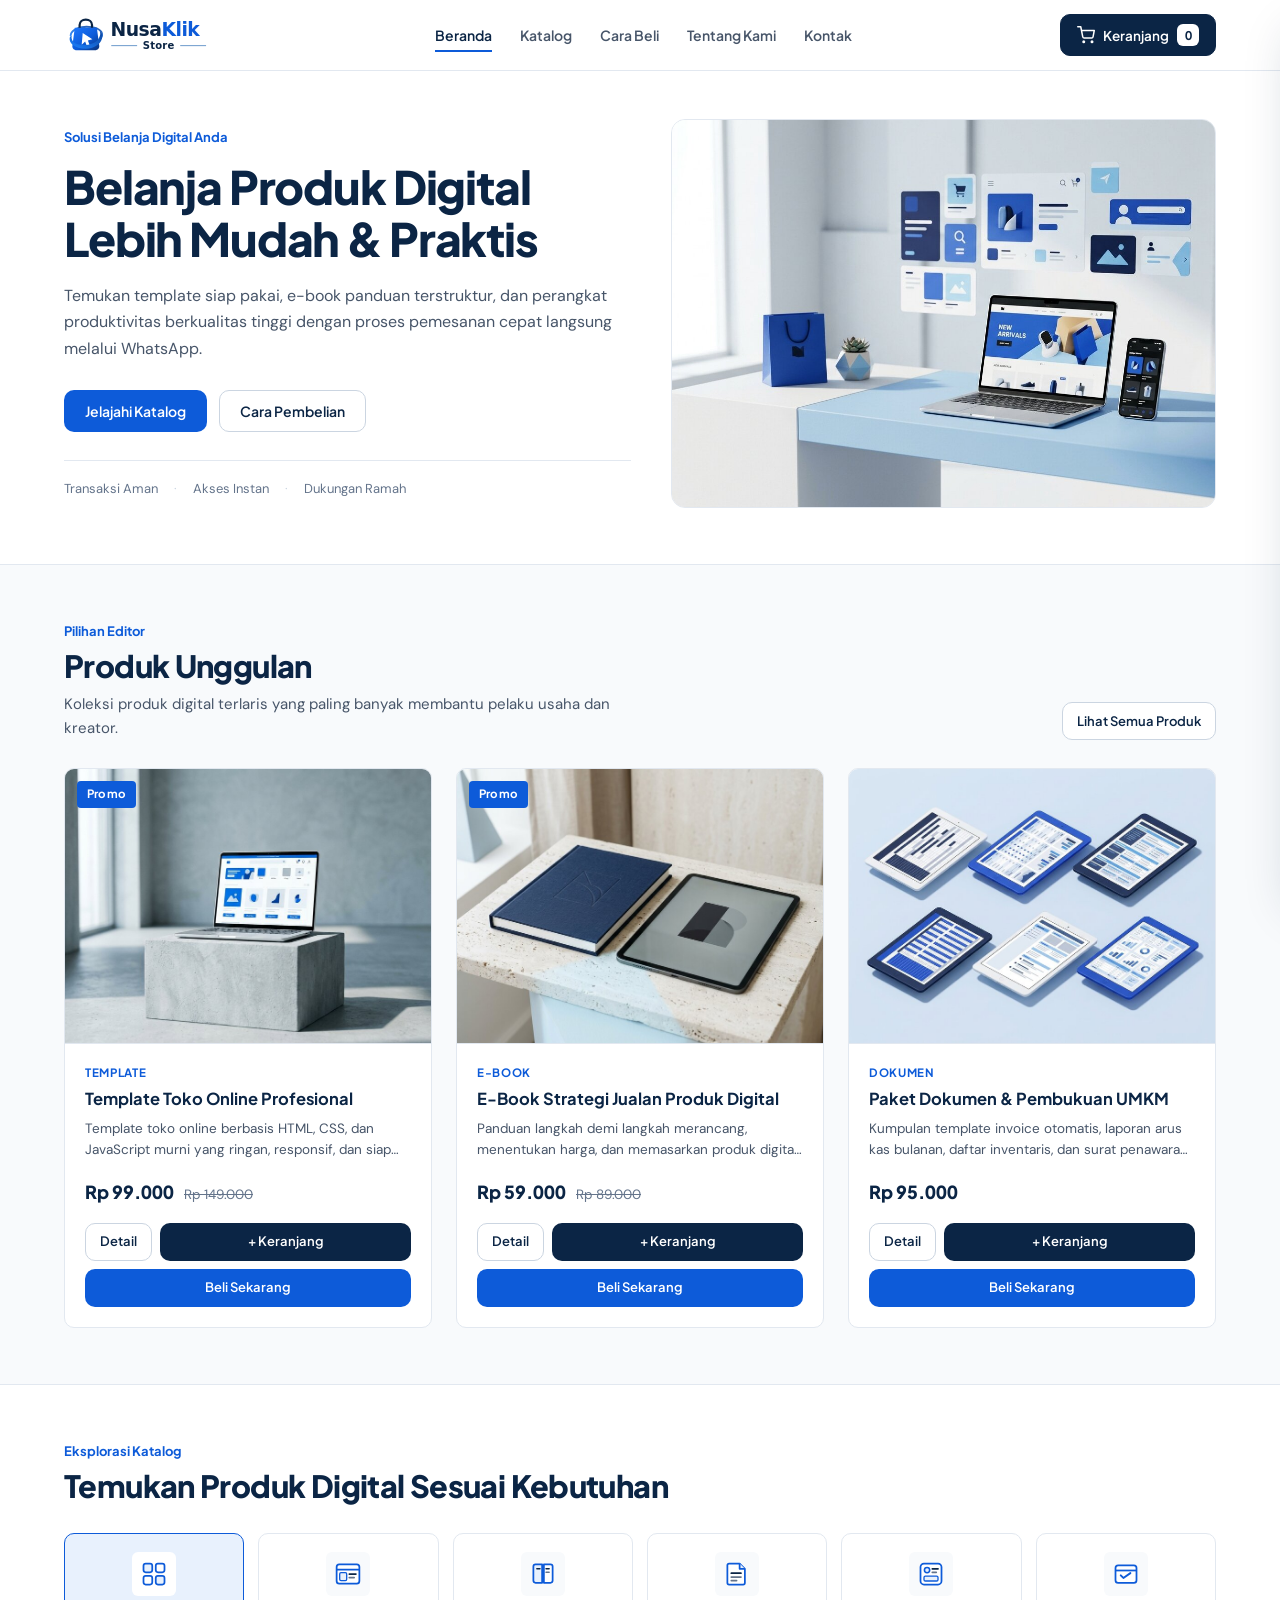
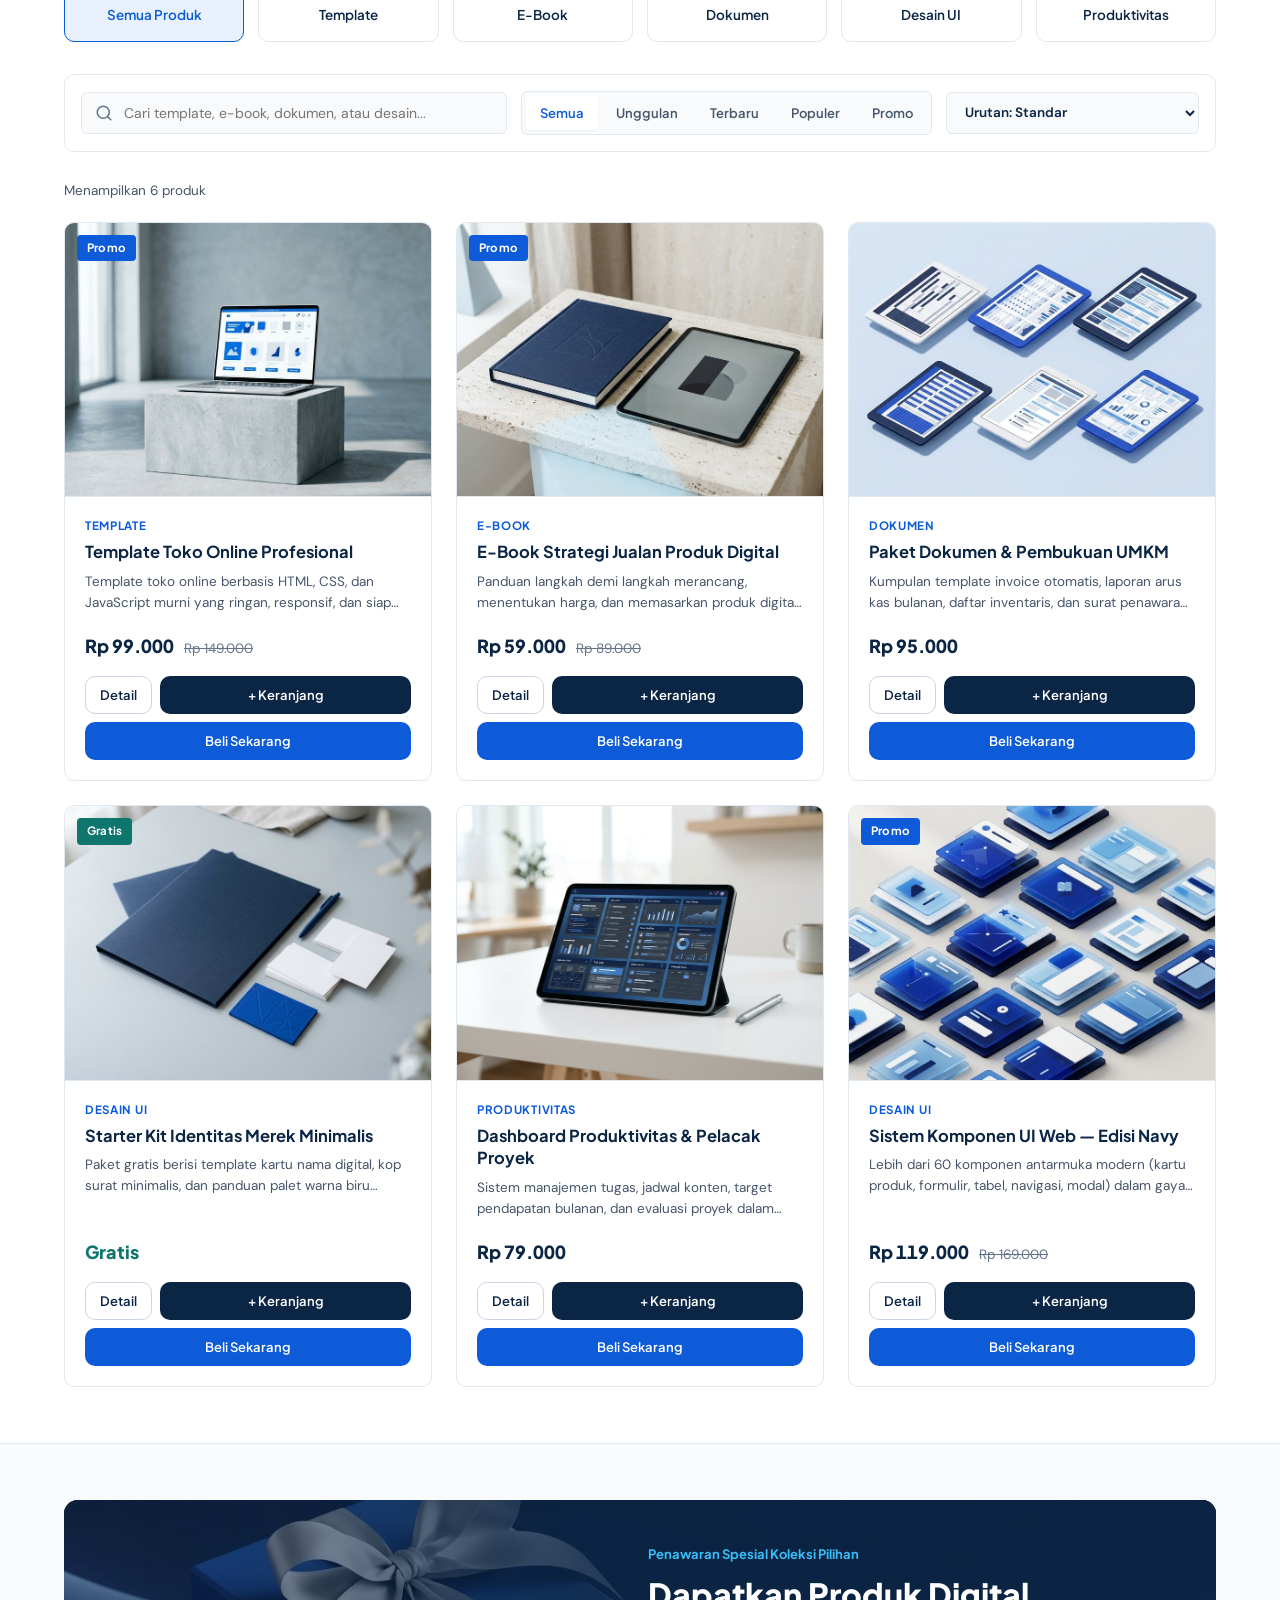
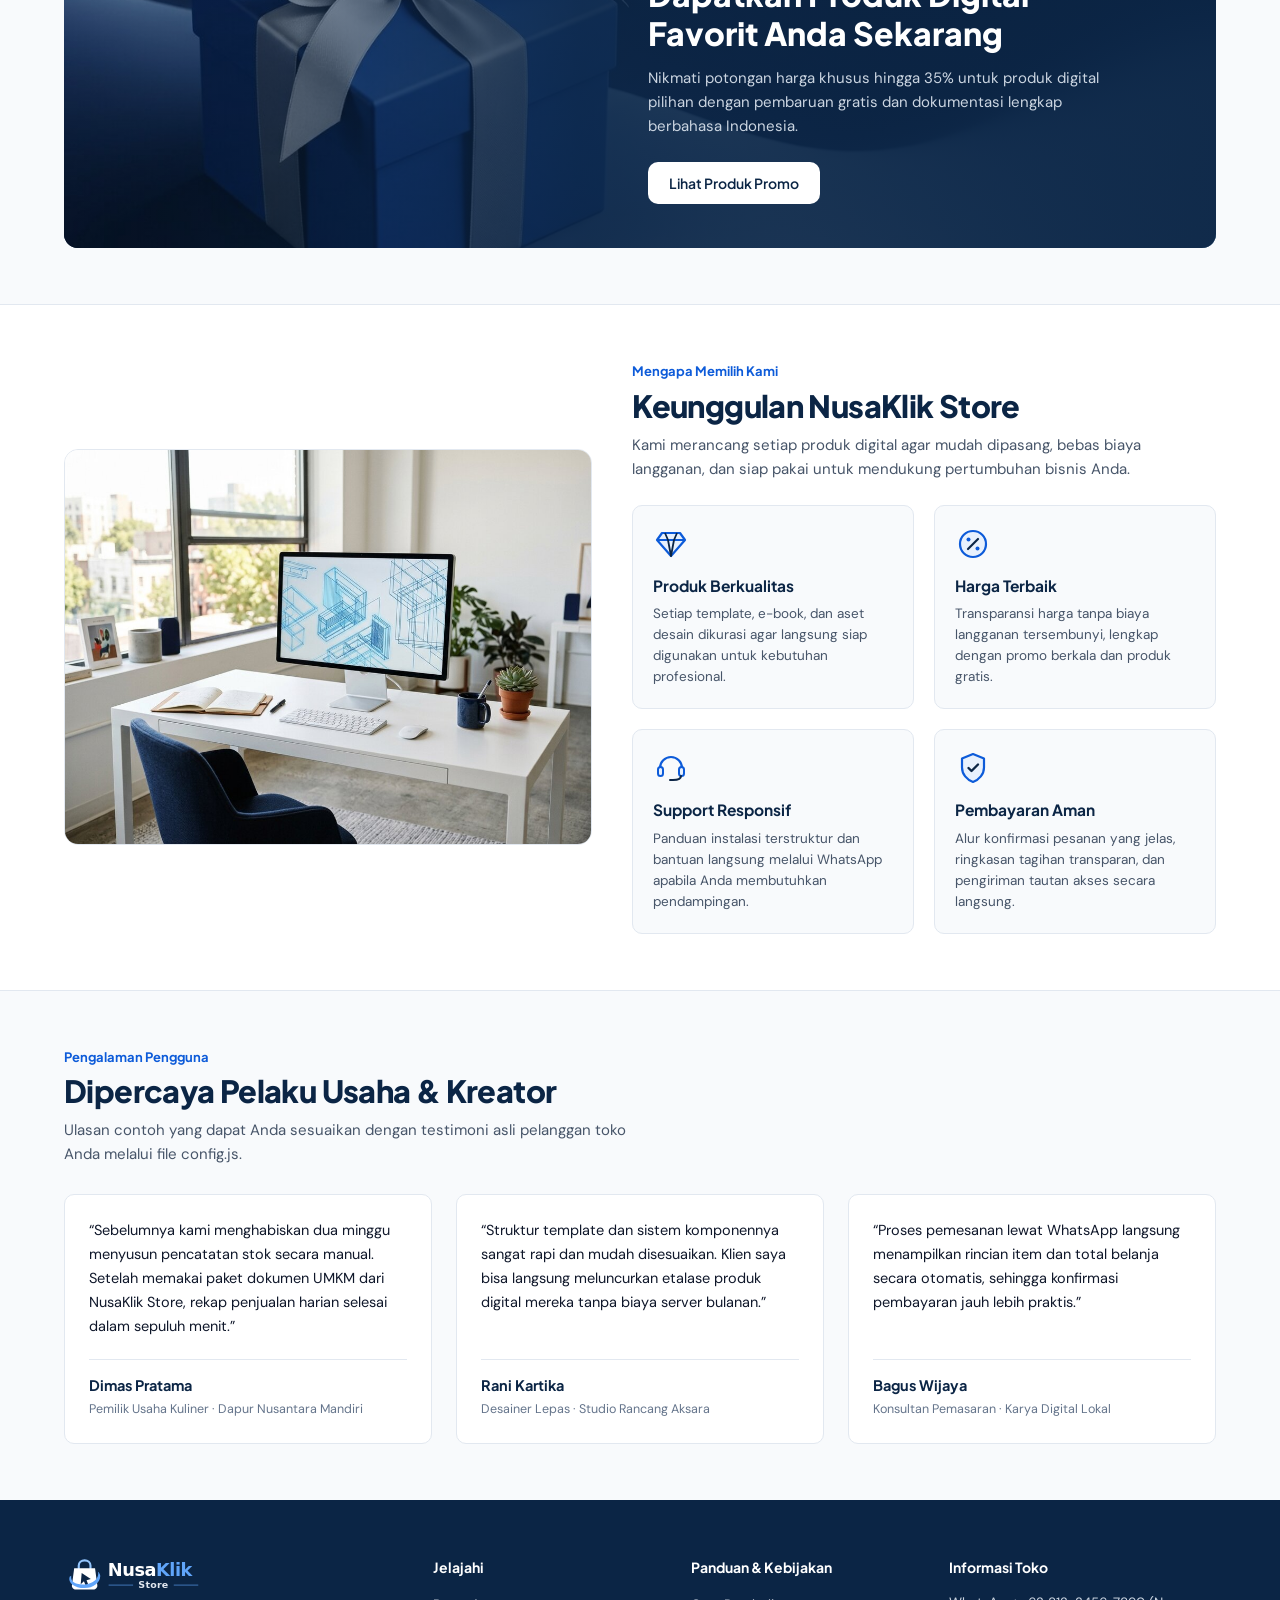
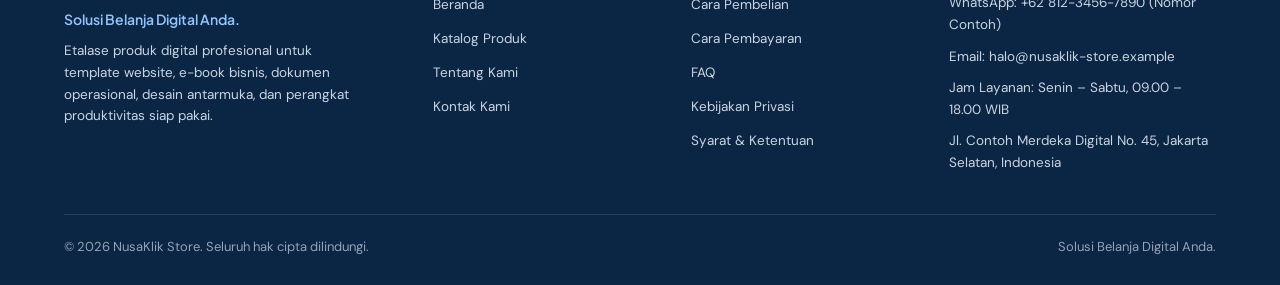
<file: index.html>
<!doctype html>
<html lang="id">
  <head>
    <meta charset="UTF-8" />
    <meta name="viewport" content="width=device-width, initial-scale=1.0" />
    <title>NusaKlik Store — Solusi Belanja Digital Anda.</title>
    <meta
      name="description"
      content="NusaKlik Store — Solusi Belanja Digital Anda. Temukan template website, e-book bisnis, kit dokumen UMKM, desain antarmuka, dan perangkat produktivitas siap pakai."
    />
    <meta property="og:title" content="NusaKlik Store — Solusi Belanja Digital Anda." />
    <meta
      property="og:description"
      content="Etalase produk digital profesional dengan pencarian cepat, keranjang belanja, dan checkout langsung melalui WhatsApp."
    />
    <meta property="og:type" content="website" />
    <meta name="twitter:card" content="summary_large_image" />
    <link rel="icon" type="image/svg+xml" href="assets/favicon/favicon.svg" />
    <link rel="preconnect" href="https://fonts.googleapis.com" />
    <link rel="preconnect" href="https://fonts.gstatic.com" crossorigin />
    <link
      href="https://fonts.googleapis.com/css2?family=DM+Sans:wght@400;500;600;700&family=Plus+Jakarta+Sans:wght@600;700;800&display=swap"
      rel="stylesheet"
    />
    <link rel="stylesheet" href="style.css" />
  </head>
  <body>
    <div id="nk-header"></div>

    <main>
      <!-- Hero Banner Utama -->
      <section class="hero-section" id="nk-hero-section">
        <div class="container hero-grid">
          <div class="hero-content">
            <p class="hero-kicker" id="nk-hero-kicker">Solusi Belanja Digital Anda</p>
            <h1 class="hero-title" id="nk-hero-title">
              Belanja Produk Digital Lebih Mudah &amp; Praktis
            </h1>
            <p class="hero-subtitle" id="nk-hero-sub">
              Temukan template siap pakai, e-book panduan terstruktur, dan perangkat produktivitas berkualitas tinggi dengan proses pemesanan cepat langsung melalui WhatsApp.
            </p>
            <div class="hero-actions">
              <a href="#katalog" class="btn btn-primary" id="nk-hero-cta">Jelajahi Katalog</a>
              <a href="pages/cara-pembelian.html" class="btn btn-outline" id="nk-hero-secondary">
                Cara Pembelian
              </a>
            </div>
            <div class="hero-trust-row">
              <span>Transaksi Aman</span>
              <span class="hero-trust-sep" aria-hidden="true">&middot;</span>
              <span>Akses Instan</span>
              <span class="hero-trust-sep" aria-hidden="true">&middot;</span>
              <span>Dukungan Ramah</span>
            </div>
          </div>

          <div class="hero-media">
            <img
              id="nk-hero-img"
              src="assets/banner/hero-banner.jpg"
              alt="NusaKlik Store — Etalase Produk Digital"
            />
          </div>
        </div>
      </section>

      <!-- Produk Unggulan -->
      <section class="section" id="unggulan">
        <div class="container">
          <div class="section-header">
            <div>
              <p class="section-kicker">Pilihan Editor</p>
              <h2 class="section-title">Produk Unggulan</h2>
              <p class="section-desc">
                Koleksi produk digital terlaris yang paling banyak membantu pelaku usaha dan kreator.
              </p>
            </div>
            <a href="#katalog" class="btn btn-outline btn-sm">Lihat Semua Produk</a>
          </div>
          <div class="product-grid" id="nk-featured-grid"></div>
        </div>
      </section>

      <!-- Kategori & Katalog Lengkap (Pencarian, Filter, Terbaru, Populer, Urutkan Harga) -->
      <section class="section section-surface" id="katalog">
        <div class="container">
          <div class="section-header">
            <div>
              <p class="section-kicker">Eksplorasi Katalog</p>
              <h2 class="section-title">Temukan Produk Digital Sesuai Kebutuhan</h2>
            </div>
          </div>

          <!-- Kategori Produk -->
          <div class="category-grid" id="nk-category-grid" role="group" aria-label="Filter Kategori Produk"></div>

          <!-- Toolbar Pencarian, Koleksi (Semua / Unggulan / Terbaru / Populer), & Urutkan Harga -->
          <div class="catalog-toolbar">
            <div class="search-field">
              <span class="search-icon" aria-hidden="true">
                <svg width="18" height="18" viewBox="0 0 24 24" fill="none" stroke="currentColor" stroke-width="2" stroke-linecap="round" stroke-linejoin="round">
                  <circle cx="11" cy="11" r="8" />
                  <line x1="21" y1="21" x2="16.65" y2="16.65" />
                </svg>
              </span>
              <label for="nk-search-input" class="sr-only">Cari produk digital</label>
              <input
                type="search"
                id="nk-search-input"
                class="search-input"
                placeholder="Cari template, e-book, dokumen, atau desain..."
              />
              <button
                type="button"
                id="nk-search-clear"
                class="search-clear-btn"
                aria-label="Hapus pencarian"
              >
                <svg width="16" height="16" viewBox="0 0 24 24" fill="none" stroke="currentColor" stroke-width="2" stroke-linecap="round" stroke-linejoin="round">
                  <line x1="18" y1="6" x2="6" y2="18" />
                  <line x1="6" y1="6" x2="18" y2="18" />
                </svg>
              </button>
            </div>

            <div class="collection-tabs" role="tablist" aria-label="Filter Koleksi Produk">
              <button type="button" class="collection-tab is-active" data-collection-tab="semua">
                Semua
              </button>
              <button type="button" class="collection-tab" data-collection-tab="unggulan">
                Unggulan
              </button>
              <button type="button" class="collection-tab" data-collection-tab="terbaru">
                Terbaru
              </button>
              <button type="button" class="collection-tab" data-collection-tab="populer">
                Populer
              </button>
              <button type="button" class="collection-tab" data-collection-tab="promo">
                Promo
              </button>
            </div>

            <div>
              <label for="nk-sort-select" class="sr-only">Urutkan produk</label>
              <select id="nk-sort-select" class="sort-select">
                <option value="default">Urutan: Standar</option>
                <option value="price-asc">Harga: Terendah ke Tertinggi</option>
                <option value="price-desc">Harga: Tertinggi ke Terendah</option>
                <option value="popular">Paling Populer</option>
              </select>
            </div>
          </div>

          <div class="catalog-status-bar">
            <span id="nk-catalog-count">Menampilkan produk</span>
          </div>

          <!-- Grid Katalog Produk -->
          <div class="product-grid" id="nk-catalog-grid"></div>
        </div>
      </section>

      <!-- Banner Promosi -->
      <section class="section">
        <div class="container">
          <div class="promo-banner-card">
            <img
              id="nk-promo-img"
              src="assets/banner/promo-banner.jpg"
              alt="Promosi Produk Digital NusaKlik Store"
              class="promo-banner-bg"
              loading="lazy"
            />
            <div class="promo-banner-scrim" aria-hidden="true"></div>
            <div class="promo-banner-content">
              <p class="promo-kicker" id="nk-promo-kicker">Penawaran Spesial Koleksi Pilihan</p>
              <h2 class="promo-title" id="nk-promo-title">
                Dapatkan Produk Digital Favorit Anda Sekarang
              </h2>
              <p class="promo-desc" id="nk-promo-desc">
                Nikmati potongan harga khusus hingga 35% untuk produk digital pilihan dengan pembaruan gratis dan dokumentasi lengkap berbahasa Indonesia.
              </p>
              <button type="button" class="btn promo-cta" id="nk-promo-cta">
                Lihat Produk Promo
              </button>
            </div>
          </div>
        </div>
      </section>

      <!-- Keunggulan Toko & Testimoni -->
      <section class="section section-surface" id="keunggulan">
        <div class="container">
          <div class="advantages-layout">
            <div class="studio-photo-frame">
              <img
                id="nk-about-studio-img"
                src="assets/images/about-studio.jpg"
                alt="Studio Kreatif NusaKlik Store"
                loading="lazy"
              />
            </div>
            <div>
              <p class="section-kicker">Mengapa Memilih Kami</p>
              <h2 class="section-title">Keunggulan NusaKlik Store</h2>
              <p class="section-desc">
                Kami merancang setiap produk digital agar mudah dipasang, bebas biaya langganan, dan siap pakai untuk mendukung pertumbuhan bisnis Anda.
              </p>
              <div class="advantages-grid" id="nk-advantages-grid"></div>
            </div>
          </div>
        </div>
      </section>

      <section class="section" id="testimoni">
        <div class="container">
          <div class="section-header">
            <div>
              <p class="section-kicker">Pengalaman Pengguna</p>
              <h2 class="section-title">Dipercaya Pelaku Usaha &amp; Kreator</h2>
              <p class="section-desc">
                Ulasan contoh yang dapat Anda sesuaikan dengan testimoni asli pelanggan toko Anda melalui file config.js.
              </p>
            </div>
          </div>
          <div class="testimonial-grid" id="nk-testimonials-grid"></div>
        </div>
      </section>
    </main>

    <div id="nk-footer"></div>
    <div id="nk-overlays"></div>

    <script src="config.js"></script>
    <script src="script.js"></script>
  </body>
</html>
</file>
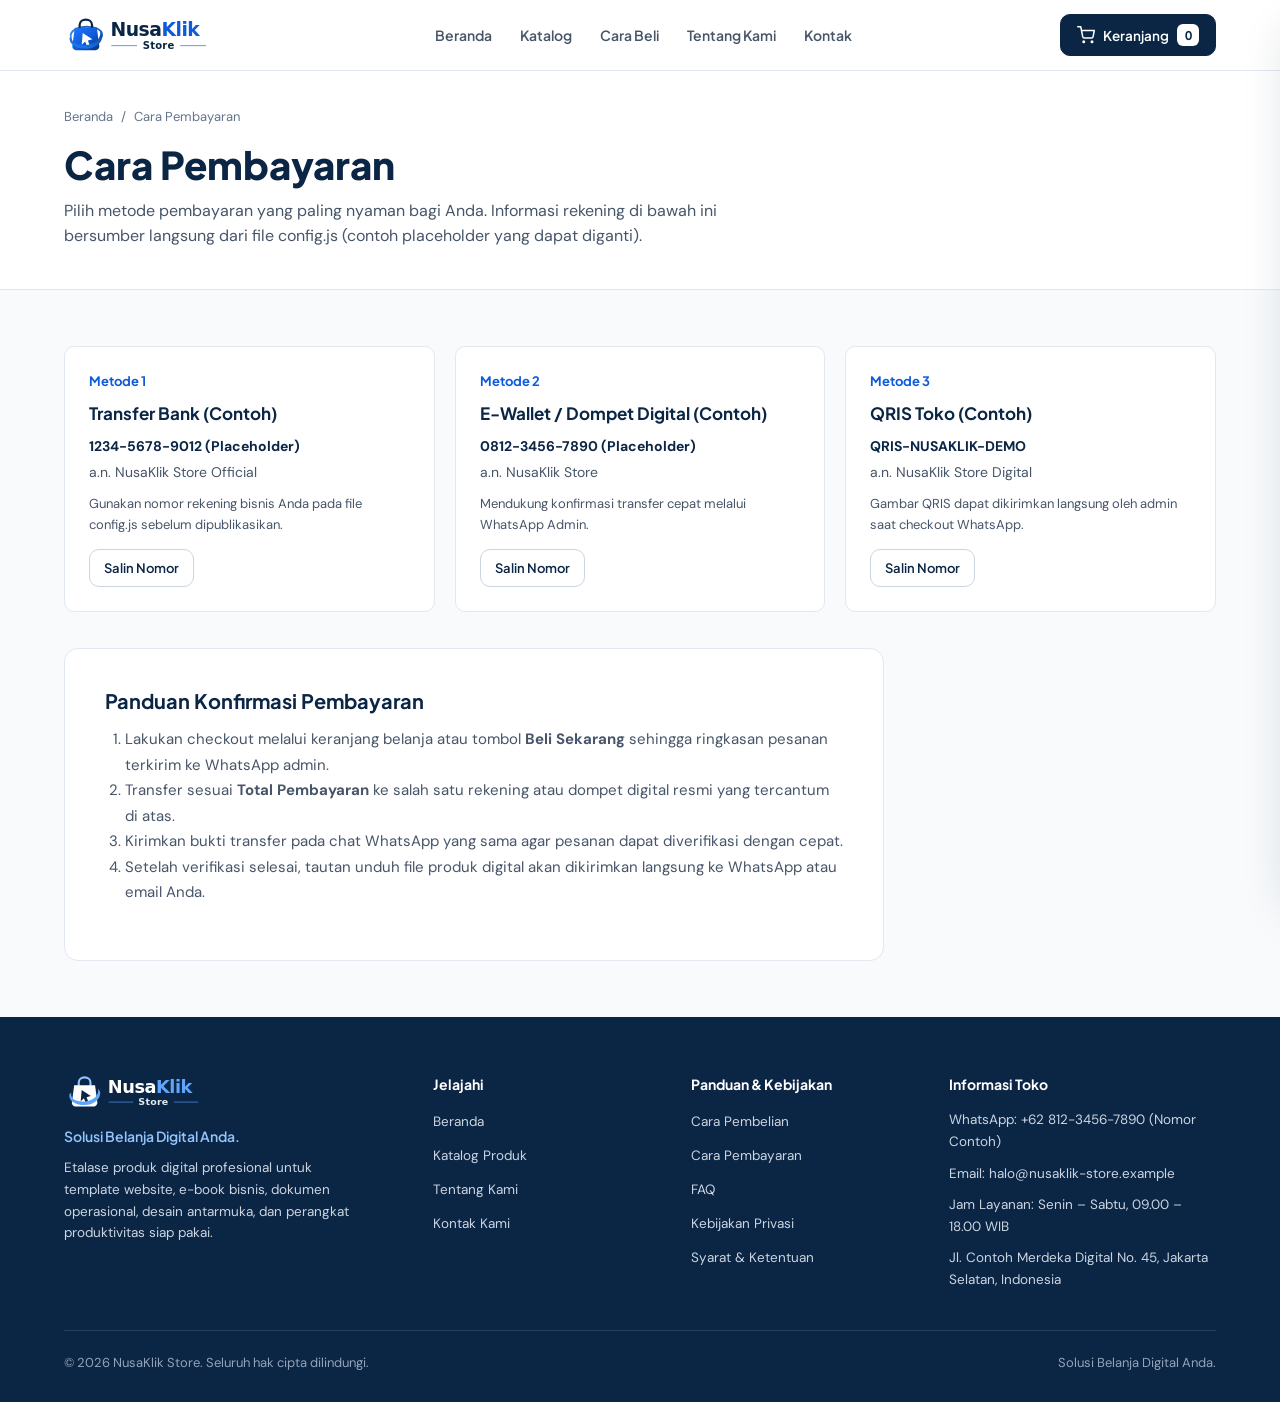
<file: pages/cara-pembayaran.html>
<!doctype html>
<html lang="id">
  <head>
    <meta charset="UTF-8" />
    <meta name="viewport" content="width=device-width, initial-scale=1.0" />
    <title>Cara Pembayaran — NusaKlik Store</title>
    <meta name="description" content="Daftar metode pembayaran dan panduan konfirmasi pesanan di NusaKlik Store." />
    <link rel="icon" type="image/svg+xml" href="../assets/favicon/favicon.svg" />
    <link rel="preconnect" href="https://fonts.googleapis.com" />
    <link rel="preconnect" href="https://fonts.gstatic.com" crossorigin />
    <link
      href="https://fonts.googleapis.com/css2?family=DM+Sans:wght@400;500;600;700&family=Plus+Jakarta+Sans:wght@600;700;800&display=swap"
      rel="stylesheet"
    />
    <link rel="stylesheet" href="../style.css" />
  </head>
  <body>
    <div id="nk-header"></div>

    <main>
      <section class="page-hero">
        <div class="container">
          <nav class="breadcrumb" aria-label="Breadcrumb">
            <a href="../index.html">Beranda</a>
            <span aria-hidden="true">/</span>
            <span>Cara Pembayaran</span>
          </nav>
          <h1 class="page-title">Cara Pembayaran</h1>
          <p class="page-lead">
            Pilih metode pembayaran yang paling nyaman bagi Anda. Informasi rekening di bawah ini bersumber langsung dari file config.js (contoh placeholder yang dapat diganti).
          </p>
        </div>
      </section>

      <section class="section">
        <div class="container">
          <div class="info-cards-grid" id="nk-payment-methods" style="margin-bottom: 36px;"></div>

          <div class="prose-container">
            <h2>Panduan Konfirmasi Pembayaran</h2>
            <ol>
              <li>Lakukan checkout melalui keranjang belanja atau tombol <strong>Beli Sekarang</strong> sehingga ringkasan pesanan terkirim ke WhatsApp admin.</li>
              <li>Transfer sesuai <strong>Total Pembayaran</strong> ke salah satu rekening atau dompet digital resmi yang tercantum di atas.</li>
              <li>Kirimkan bukti transfer pada chat WhatsApp yang sama agar pesanan dapat diverifikasi dengan cepat.</li>
              <li>Setelah verifikasi selesai, tautan unduh file produk digital akan dikirimkan langsung ke WhatsApp atau email Anda.</li>
            </ol>
          </div>
        </div>
      </section>
    </main>

    <div id="nk-footer"></div>
    <div id="nk-overlays"></div>

    <script src="../config.js"></script>
    <script src="../script.js"></script>
  </body>
</html>
</file>
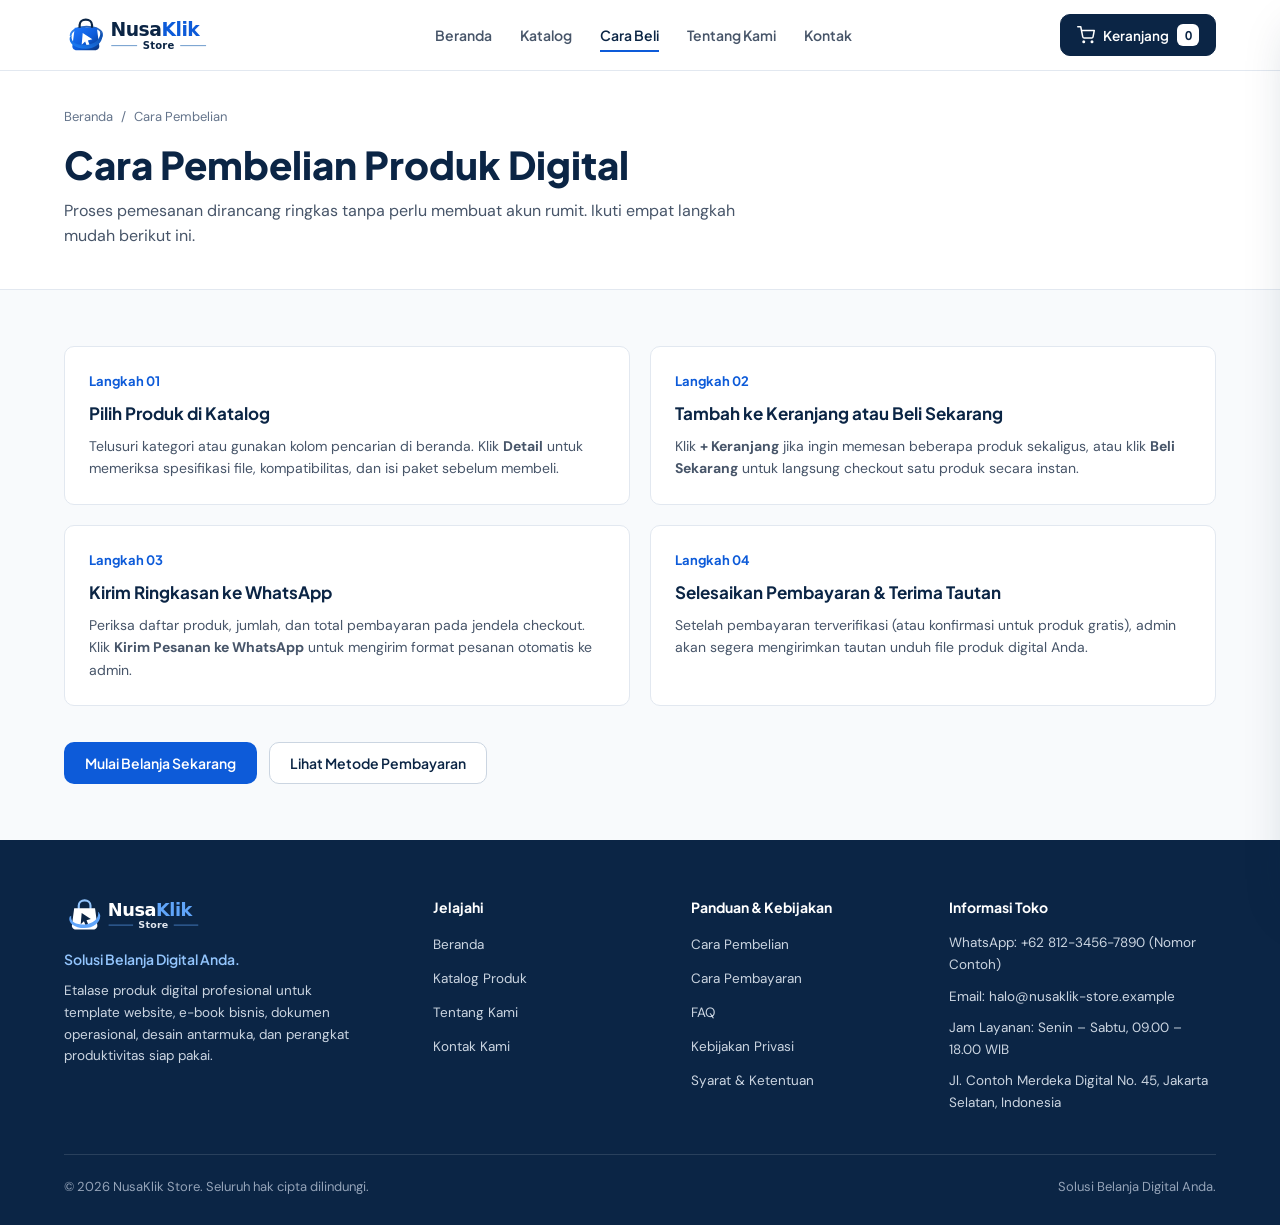
<file: pages/cara-pembelian.html>
<!doctype html>
<html lang="id">
  <head>
    <meta charset="UTF-8" />
    <meta name="viewport" content="width=device-width, initial-scale=1.0" />
    <title>Cara Pembelian — NusaKlik Store</title>
    <meta name="description" content="Panduan langkah demi langkah membeli produk digital di NusaKlik Store." />
    <link rel="icon" type="image/svg+xml" href="../assets/favicon/favicon.svg" />
    <link rel="preconnect" href="https://fonts.googleapis.com" />
    <link rel="preconnect" href="https://fonts.gstatic.com" crossorigin />
    <link
      href="https://fonts.googleapis.com/css2?family=DM+Sans:wght@400;500;600;700&family=Plus+Jakarta+Sans:wght@600;700;800&display=swap"
      rel="stylesheet"
    />
    <link rel="stylesheet" href="../style.css" />
  </head>
  <body>
    <div id="nk-header"></div>

    <main>
      <section class="page-hero">
        <div class="container">
          <nav class="breadcrumb" aria-label="Breadcrumb">
            <a href="../index.html">Beranda</a>
            <span aria-hidden="true">/</span>
            <span>Cara Pembelian</span>
          </nav>
          <h1 class="page-title">Cara Pembelian Produk Digital</h1>
          <p class="page-lead">
            Proses pemesanan dirancang ringkas tanpa perlu membuat akun rumit. Ikuti empat langkah mudah berikut ini.
          </p>
        </div>
      </section>

      <section class="section">
        <div class="container">
          <div class="info-cards-grid" style="grid-template-columns: repeat(2, 1fr); margin-bottom: 36px;">
            <div class="info-card">
              <div class="info-card-step">Langkah 01</div>
              <h3>Pilih Produk di Katalog</h3>
              <p>
                Telusuri kategori atau gunakan kolom pencarian di beranda. Klik <strong>Detail</strong> untuk memeriksa spesifikasi file, kompatibilitas, dan isi paket sebelum membeli.
              </p>
            </div>
            <div class="info-card">
              <div class="info-card-step">Langkah 02</div>
              <h3>Tambah ke Keranjang atau Beli Sekarang</h3>
              <p>
                Klik <strong>+ Keranjang</strong> jika ingin memesan beberapa produk sekaligus, atau klik <strong>Beli Sekarang</strong> untuk langsung checkout satu produk secara instan.
              </p>
            </div>
            <div class="info-card">
              <div class="info-card-step">Langkah 03</div>
              <h3>Kirim Ringkasan ke WhatsApp</h3>
              <p>
                Periksa daftar produk, jumlah, dan total pembayaran pada jendela checkout. Klik <strong>Kirim Pesanan ke WhatsApp</strong> untuk mengirim format pesanan otomatis ke admin.
              </p>
            </div>
            <div class="info-card">
              <div class="info-card-step">Langkah 04</div>
              <h3>Selesaikan Pembayaran &amp; Terima Tautan</h3>
              <p>
                Setelah pembayaran terverifikasi (atau konfirmasi untuk produk gratis), admin akan segera mengirimkan tautan unduh file produk digital Anda.
              </p>
            </div>
          </div>

          <div style="display:flex;gap:12px;flex-wrap:wrap;">
            <a href="../index.html#katalog" class="btn btn-primary">Mulai Belanja Sekarang</a>
            <a href="cara-pembayaran.html" class="btn btn-outline">Lihat Metode Pembayaran</a>
          </div>
        </div>
      </section>
    </main>

    <div id="nk-footer"></div>
    <div id="nk-overlays"></div>

    <script src="../config.js"></script>
    <script src="../script.js"></script>
  </body>
</html>
</file>
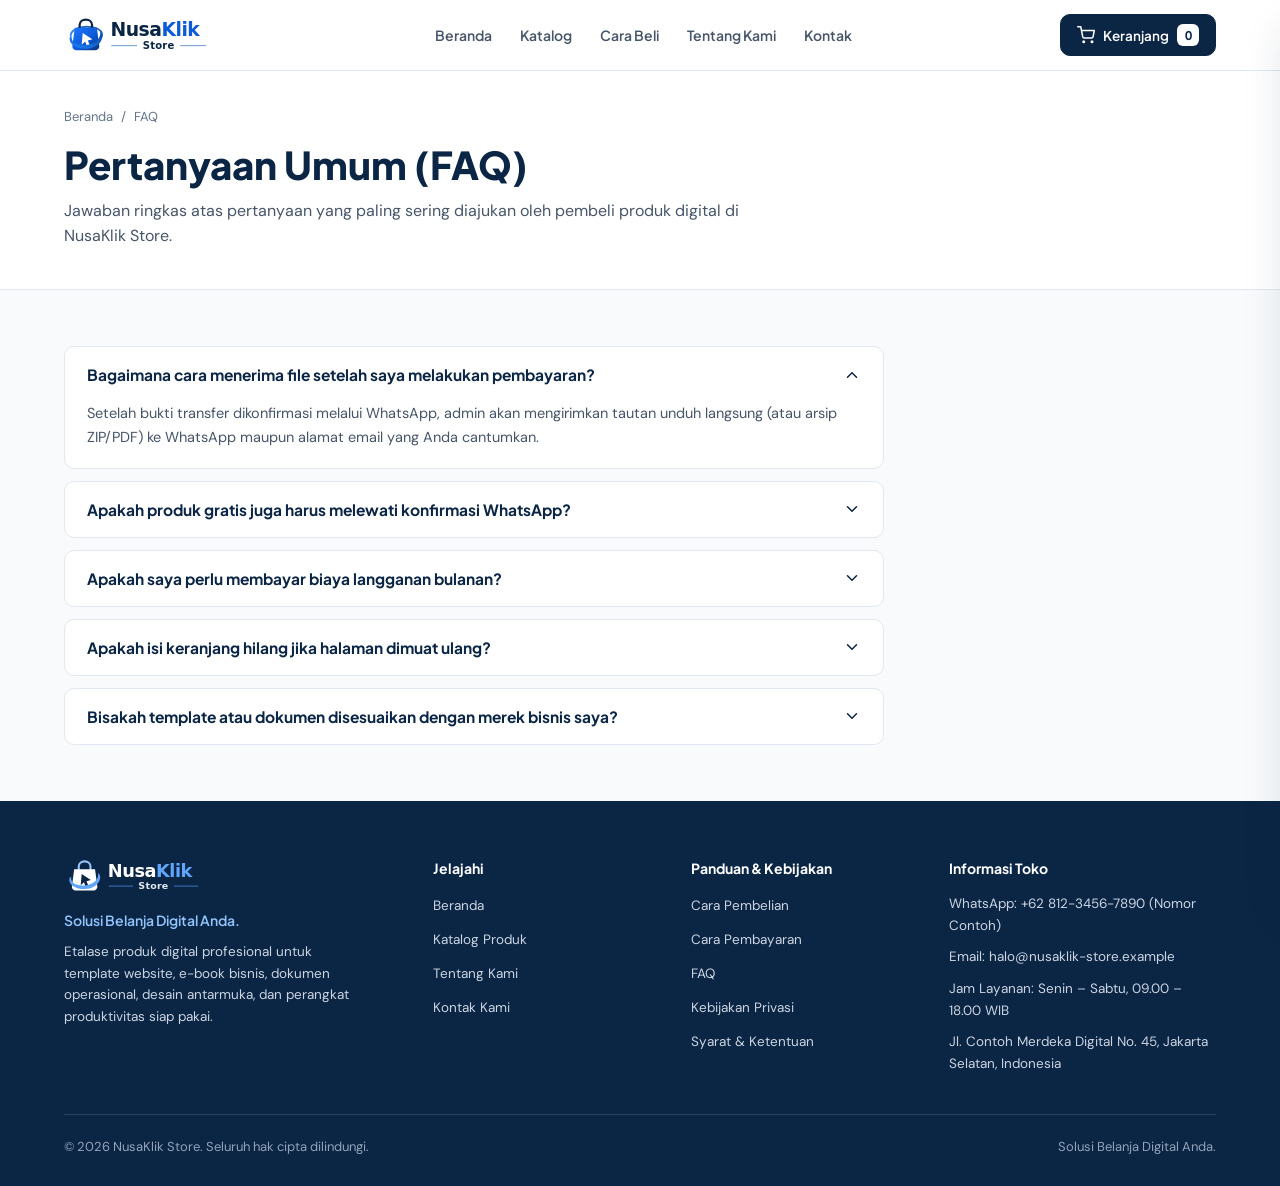
<file: pages/faq.html>
<!doctype html>
<html lang="id">
  <head>
    <meta charset="UTF-8" />
    <meta name="viewport" content="width=device-width, initial-scale=1.0" />
    <title>FAQ — NusaKlik Store</title>
    <meta name="description" content="Pertanyaan yang sering diajukan seputar pembelian dan penggunaan produk digital di NusaKlik Store." />
    <link rel="icon" type="image/svg+xml" href="../assets/favicon/favicon.svg" />
    <link rel="preconnect" href="https://fonts.googleapis.com" />
    <link rel="preconnect" href="https://fonts.gstatic.com" crossorigin />
    <link
      href="https://fonts.googleapis.com/css2?family=DM+Sans:wght@400;500;600;700&family=Plus+Jakarta+Sans:wght@600;700;800&display=swap"
      rel="stylesheet"
    />
    <link rel="stylesheet" href="../style.css" />
  </head>
  <body>
    <div id="nk-header"></div>

    <main>
      <section class="page-hero">
        <div class="container">
          <nav class="breadcrumb" aria-label="Breadcrumb">
            <a href="../index.html">Beranda</a>
            <span aria-hidden="true">/</span>
            <span>FAQ</span>
          </nav>
          <h1 class="page-title">Pertanyaan Umum (FAQ)</h1>
          <p class="page-lead">
            Jawaban ringkas atas pertanyaan yang paling sering diajukan oleh pembeli produk digital di NusaKlik Store.
          </p>
        </div>
      </section>

      <section class="section">
        <div class="container">
          <div class="faq-list">
            <div class="faq-item is-open">
              <button type="button" class="faq-question" aria-expanded="true">
                <span>Bagaimana cara menerima file setelah saya melakukan pembayaran?</span>
                <svg class="faq-chevron" width="18" height="18" viewBox="0 0 24 24" fill="none" stroke="currentColor" stroke-width="2" stroke-linecap="round" stroke-linejoin="round"><polyline points="6 9 12 15 18 9"/></svg>
              </button>
              <div class="faq-answer">
                Setelah bukti transfer dikonfirmasi melalui WhatsApp, admin akan mengirimkan tautan unduh langsung (atau arsip ZIP/PDF) ke WhatsApp maupun alamat email yang Anda cantumkan.
              </div>
            </div>

            <div class="faq-item">
              <button type="button" class="faq-question" aria-expanded="false">
                <span>Apakah produk gratis juga harus melewati konfirmasi WhatsApp?</span>
                <svg class="faq-chevron" width="18" height="18" fill="none" viewBox="0 0 24 24" stroke="currentColor" stroke-width="2" stroke-linecap="round" stroke-linejoin="round"><polyline points="6 9 12 15 18 9"/></svg>
              </button>
              <div class="faq-answer">
                Ya, untuk produk berlabel Gratis (Rp 0), Anda tetap dapat menekan tombol Beli Sekarang atau checkout dari keranjang agar admin mengirimkan tautan unduh resmi tanpa biaya apa pun.
              </div>
            </div>

            <div class="faq-item">
              <button type="button" class="faq-question" aria-expanded="false">
                <span>Apakah saya perlu membayar biaya langganan bulanan?</span>
                <svg class="faq-chevron" width="18" height="18" fill="none" viewBox="0 0 24 24" stroke="currentColor" stroke-width="2" stroke-linecap="round" stroke-linejoin="round"><polyline points="6 9 12 15 18 9"/></svg>
              </button>
              <div class="faq-answer">
                Tidak. Seluruh produk digital di NusaKlik Store menggunakan sistem sekali beli tanpa biaya langganan bulanan atau biaya server tersembunyi.
              </div>
            </div>

            <div class="faq-item">
              <button type="button" class="faq-question" aria-expanded="false">
                <span>Apakah isi keranjang hilang jika halaman dimuat ulang?</span>
                <svg class="faq-chevron" width="18" height="18" fill="none" viewBox="0 0 24 24" stroke="currentColor" stroke-width="2" stroke-linecap="round" stroke-linejoin="round"><polyline points="6 9 12 15 18 9"/></svg>
              </button>
              <div class="faq-answer">
                Tidak. Keranjang belanja tersimpan secara lokal di browser Anda (localStorage), sehingga daftar produk dan jumlah pesanan tetap terjaga meskipun halaman dimuat ulang atau ditutup sementara.
              </div>
            </div>

            <div class="faq-item">
              <button type="button" class="faq-question" aria-expanded="false">
                <span>Bisakah template atau dokumen disesuaikan dengan merek bisnis saya?</span>
                <svg class="faq-chevron" width="18" height="18" fill="none" viewBox="0 0 24 24" stroke="currentColor" stroke-width="2" stroke-linecap="round" stroke-linejoin="round"><polyline points="6 9 12 15 18 9"/></svg>
              </button>
              <div class="faq-answer">
                Tentu saja. Seluruh template website, dokumen bisnis, dan kit desain kami disusun agar mudah diubah nama toko, logo, warna, nomor WhatsApp, serta daftar produknya.
              </div>
            </div>
          </div>
        </div>
      </section>
    </main>

    <div id="nk-footer"></div>
    <div id="nk-overlays"></div>

    <script src="../config.js"></script>
    <script src="../script.js"></script>
  </body>
</html>
</file>
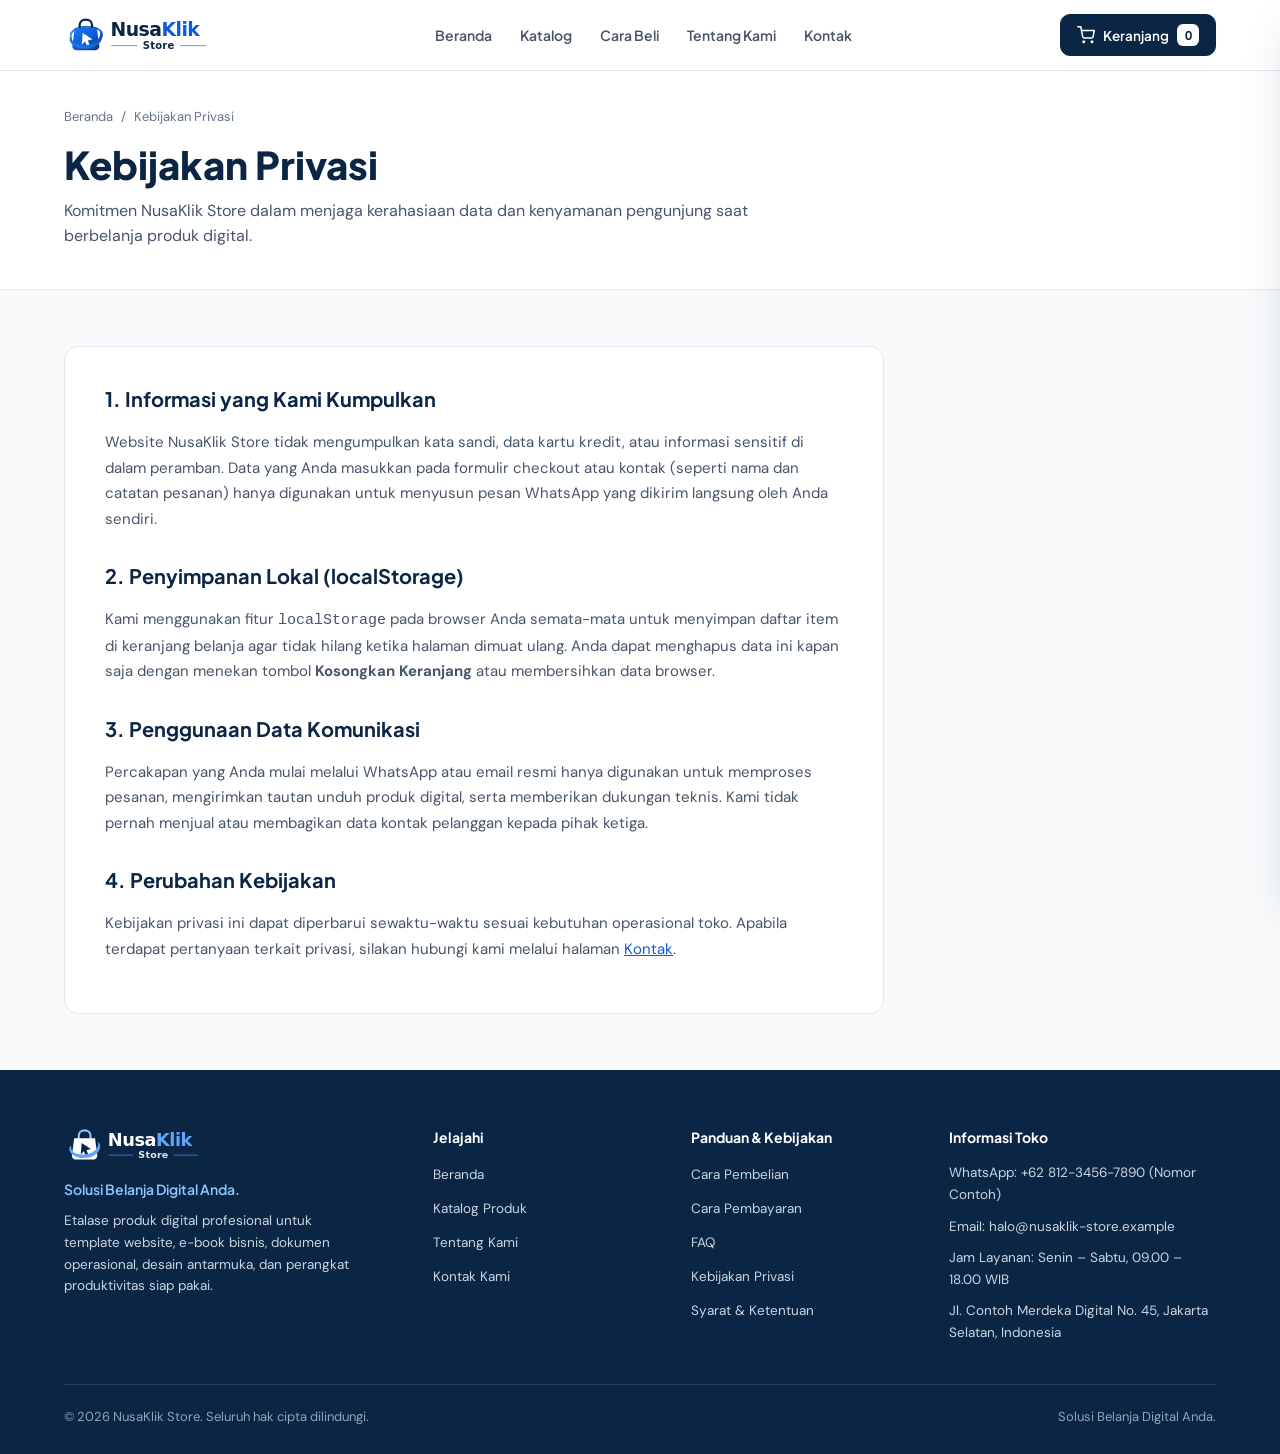
<file: pages/kebijakan-privasi.html>
<!doctype html>
<html lang="id">
  <head>
    <meta charset="UTF-8" />
    <meta name="viewport" content="width=device-width, initial-scale=1.0" />
    <title>Kebijakan Privasi — NusaKlik Store</title>
    <meta name="description" content="Kebijakan Privasi penggunaan situs dan data pemesanan di NusaKlik Store." />
    <link rel="icon" type="image/svg+xml" href="../assets/favicon/favicon.svg" />
    <link rel="preconnect" href="https://fonts.googleapis.com" />
    <link rel="preconnect" href="https://fonts.gstatic.com" crossorigin />
    <link
      href="https://fonts.googleapis.com/css2?family=DM+Sans:wght@400;500;600;700&family=Plus+Jakarta+Sans:wght@600;700;800&display=swap"
      rel="stylesheet"
    />
    <link rel="stylesheet" href="../style.css" />
  </head>
  <body>
    <div id="nk-header"></div>

    <main>
      <section class="page-hero">
        <div class="container">
          <nav class="breadcrumb" aria-label="Breadcrumb">
            <a href="../index.html">Beranda</a>
            <span aria-hidden="true">/</span>
            <span>Kebijakan Privasi</span>
          </nav>
          <h1 class="page-title">Kebijakan Privasi</h1>
          <p class="page-lead">
            Komitmen NusaKlik Store dalam menjaga kerahasiaan data dan kenyamanan pengunjung saat berbelanja produk digital.
          </p>
        </div>
      </section>

      <section class="section">
        <div class="container">
          <article class="prose-container">
            <h2>1. Informasi yang Kami Kumpulkan</h2>
            <p>
              Website NusaKlik Store tidak mengumpulkan kata sandi, data kartu kredit, atau informasi sensitif di dalam peramban. Data yang Anda masukkan pada formulir checkout atau kontak (seperti nama dan catatan pesanan) hanya digunakan untuk menyusun pesan WhatsApp yang dikirim langsung oleh Anda sendiri.
            </p>

            <h2>2. Penyimpanan Lokal (localStorage)</h2>
            <p>
              Kami menggunakan fitur <code>localStorage</code> pada browser Anda semata-mata untuk menyimpan daftar item di keranjang belanja agar tidak hilang ketika halaman dimuat ulang. Anda dapat menghapus data ini kapan saja dengan menekan tombol <strong>Kosongkan Keranjang</strong> atau membersihkan data browser.
            </p>

            <h2>3. Penggunaan Data Komunikasi</h2>
            <p>
              Percakapan yang Anda mulai melalui WhatsApp atau email resmi hanya digunakan untuk memproses pesanan, mengirimkan tautan unduh produk digital, serta memberikan dukungan teknis. Kami tidak pernah menjual atau membagikan data kontak pelanggan kepada pihak ketiga.
            </p>

            <h2>4. Perubahan Kebijakan</h2>
            <p>
              Kebijakan privasi ini dapat diperbarui sewaktu-waktu sesuai kebutuhan operasional toko. Apabila terdapat pertanyaan terkait privasi, silakan hubungi kami melalui halaman <a href="kontak.html" style="color:var(--nk-primary);text-decoration:underline;">Kontak</a>.
            </p>
          </article>
        </div>
      </section>
    </main>

    <div id="nk-footer"></div>
    <div id="nk-overlays"></div>

    <script src="../config.js"></script>
    <script src="../script.js"></script>
  </body>
</html>
</file>
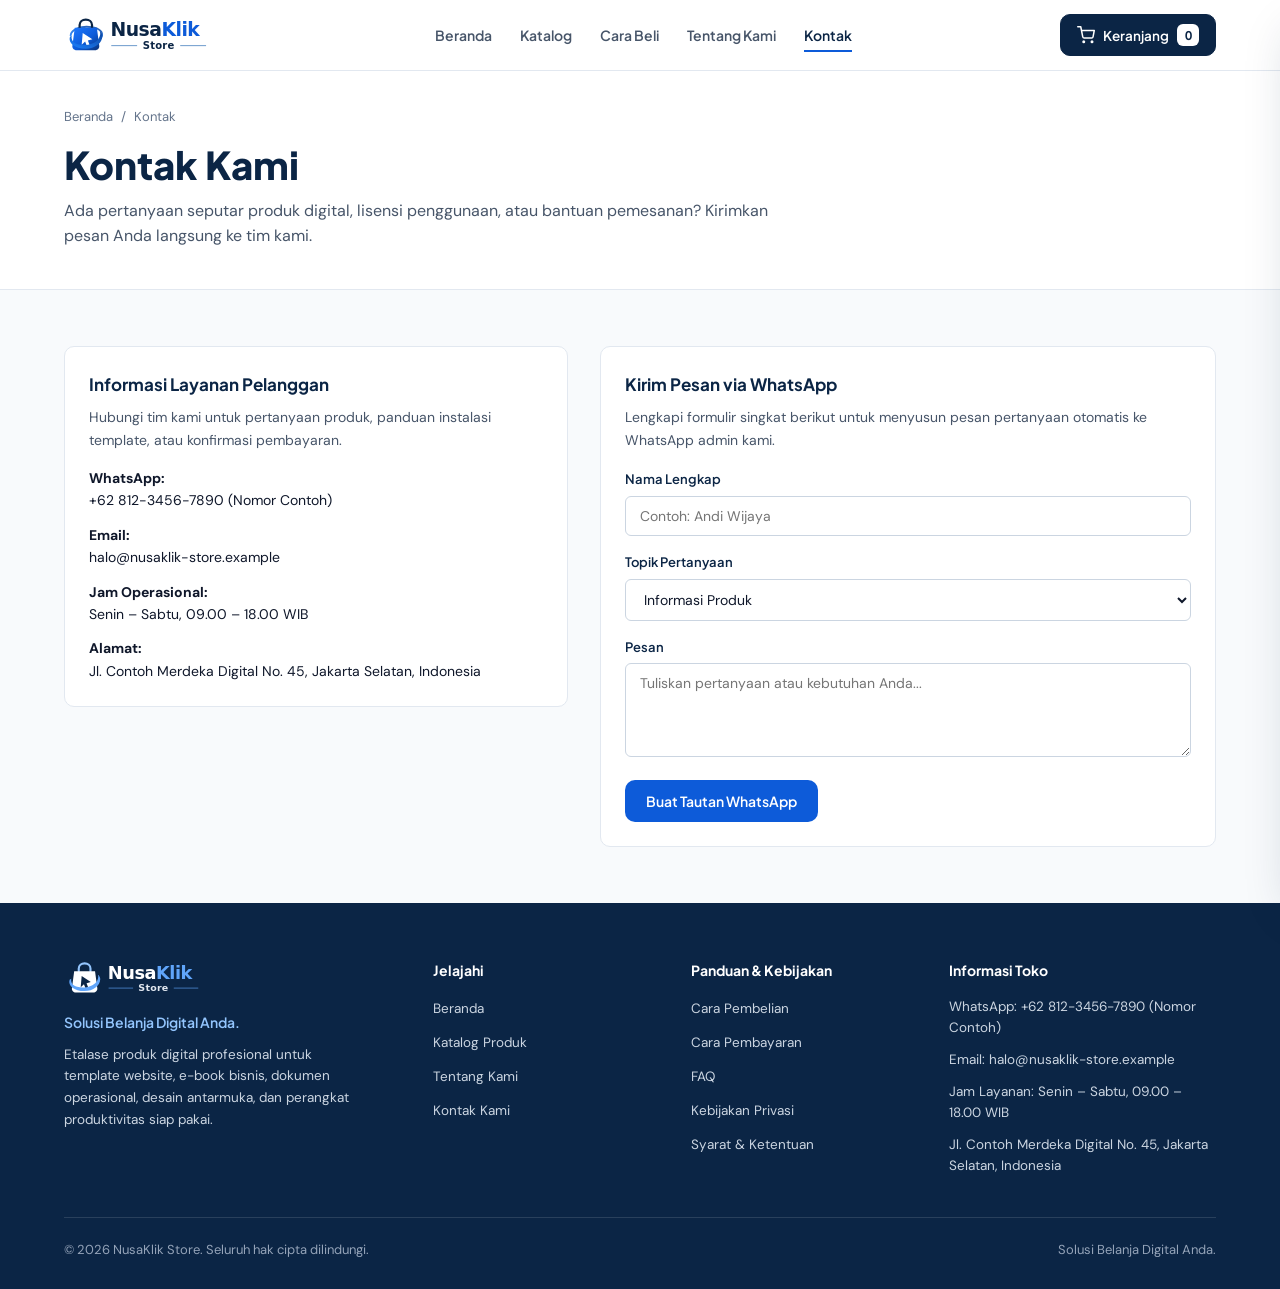
<file: pages/kontak.html>
<!doctype html>
<html lang="id">
  <head>
    <meta charset="UTF-8" />
    <meta name="viewport" content="width=device-width, initial-scale=1.0" />
    <title>Kontak Kami — NusaKlik Store</title>
    <meta name="description" content="Hubungi tim NusaKlik Store melalui WhatsApp atau email resmi." />
    <link rel="icon" type="image/svg+xml" href="../assets/favicon/favicon.svg" />
    <link rel="preconnect" href="https://fonts.googleapis.com" />
    <link rel="preconnect" href="https://fonts.gstatic.com" crossorigin />
    <link
      href="https://fonts.googleapis.com/css2?family=DM+Sans:wght@400;500;600;700&family=Plus+Jakarta+Sans:wght@600;700;800&display=swap"
      rel="stylesheet"
    />
    <link rel="stylesheet" href="../style.css" />
  </head>
  <body>
    <div id="nk-header"></div>

    <main>
      <section class="page-hero">
        <div class="container">
          <nav class="breadcrumb" aria-label="Breadcrumb">
            <a href="../index.html">Beranda</a>
            <span aria-hidden="true">/</span>
            <span>Kontak</span>
          </nav>
          <h1 class="page-title">Kontak Kami</h1>
          <p class="page-lead">
            Ada pertanyaan seputar produk digital, lisensi penggunaan, atau bantuan pemesanan? Kirimkan pesan Anda langsung ke tim kami.
          </p>
        </div>
      </section>

      <section class="section">
        <div class="container">
          <div class="contact-grid">
            <div id="nk-contact-info"></div>

            <div class="info-card">
              <h3>Kirim Pesan via WhatsApp</h3>
              <p style="margin-bottom: 18px;">
                Lengkapi formulir singkat berikut untuk menyusun pesan pertanyaan otomatis ke WhatsApp admin kami.
              </p>
              <form id="nk-contact-form">
                <div class="form-group">
                  <label class="form-label" for="nk-contact-name">Nama Lengkap</label>
                  <input
                    type="text"
                    id="nk-contact-name"
                    class="form-control"
                    placeholder="Contoh: Andi Wijaya"
                    required
                  />
                </div>
                <div class="form-group">
                  <label class="form-label" for="nk-contact-topic">Topik Pertanyaan</label>
                  <select id="nk-contact-topic" class="form-control">
                    <option value="Informasi Produk">Informasi Produk</option>
                    <option value="Konfirmasi Pembayaran">Konfirmasi Pembayaran</option>
                    <option value="Bantuan Unduhan / Teknis">Bantuan Unduhan / Teknis</option>
                    <option value="Kerja Sama">Kerja Sama</option>
                  </select>
                </div>
                <div class="form-group">
                  <label class="form-label" for="nk-contact-message">Pesan</label>
                  <textarea
                    id="nk-contact-message"
                    rows="4"
                    class="form-control"
                    placeholder="Tuliskan pertanyaan atau kebutuhan Anda..."
                    required
                  ></textarea>
                </div>
                <button type="submit" class="btn btn-primary">Buat Tautan WhatsApp</button>
              </form>
              <div id="nk-contact-result"></div>
            </div>
          </div>
        </div>
      </section>
    </main>

    <div id="nk-footer"></div>
    <div id="nk-overlays"></div>

    <script src="../config.js"></script>
    <script src="../script.js"></script>
  </body>
</html>
</file>
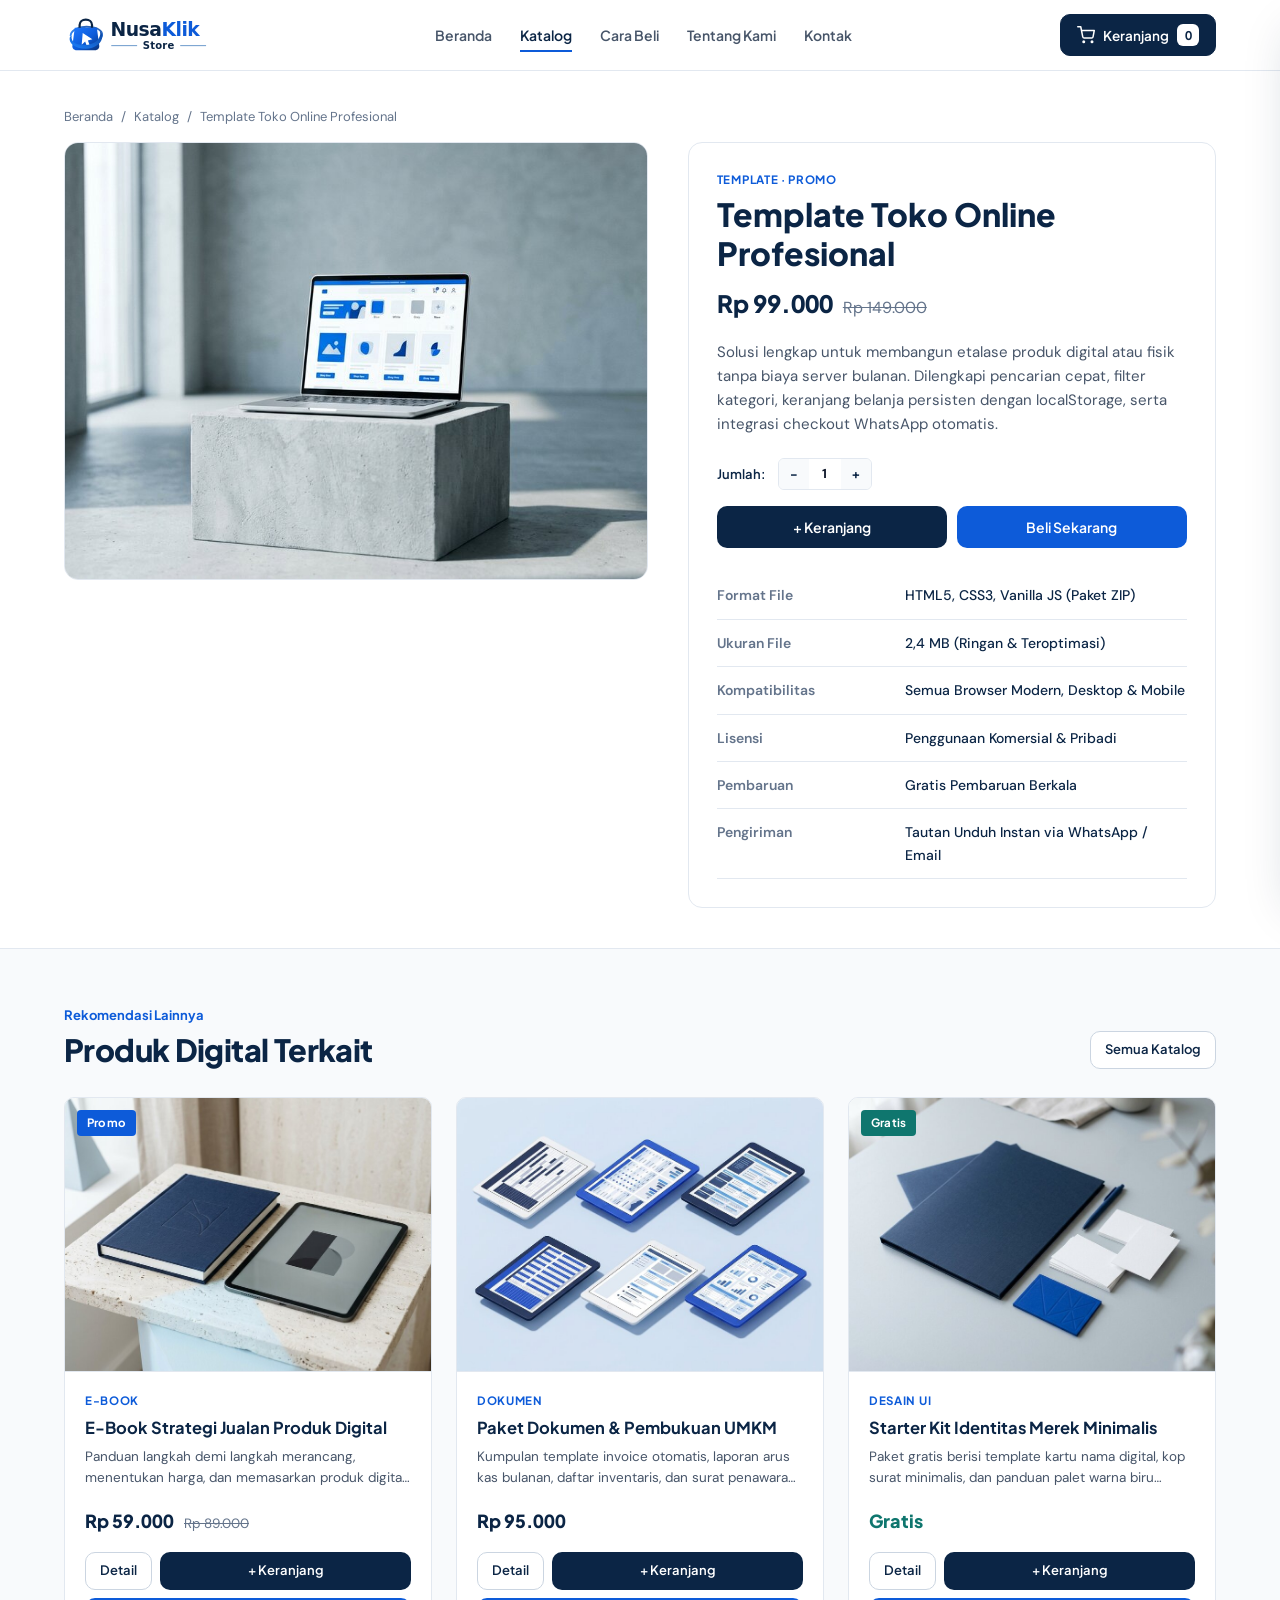
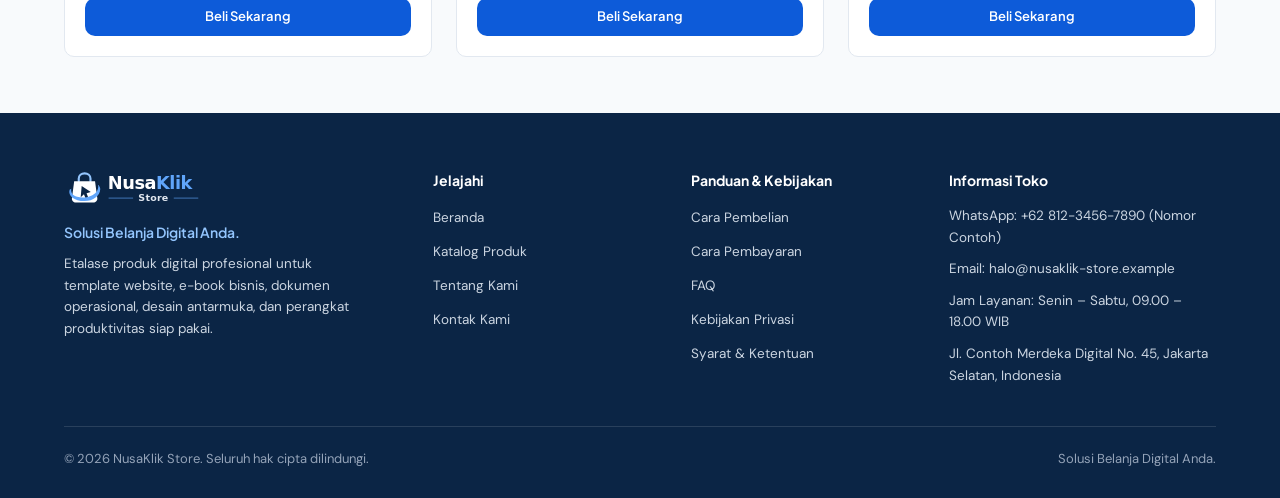
<file: pages/produk.html>
<!doctype html>
<html lang="id">
  <head>
    <meta charset="UTF-8" />
    <meta name="viewport" content="width=device-width, initial-scale=1.0" />
    <title>Detail Produk — NusaKlik Store</title>
    <meta name="description" content="Detail produk dan spesifikasi lengkap di NusaKlik Store." />
    <link rel="icon" type="image/svg+xml" href="../assets/favicon/favicon.svg" />
    <link rel="preconnect" href="https://fonts.googleapis.com" />
    <link rel="preconnect" href="https://fonts.gstatic.com" crossorigin />
    <link
      href="https://fonts.googleapis.com/css2?family=DM+Sans:wght@400;500;600;700&family=Plus+Jakarta+Sans:wght@600;700;800&display=swap"
      rel="stylesheet"
    />
    <link rel="stylesheet" href="../style.css" />
  </head>
  <body>
    <div id="nk-header"></div>

    <main>
      <section class="page-hero">
        <div class="container">
          <nav class="breadcrumb" aria-label="Breadcrumb">
            <a href="../index.html">Beranda</a>
            <span aria-hidden="true">/</span>
            <a href="../index.html#katalog">Katalog</a>
            <span aria-hidden="true">/</span>
            <span id="nk-pdp-crumb-name">Detail Produk</span>
          </nav>
          <div id="nk-pdp-root"></div>
        </div>
      </section>

      <section class="section">
        <div class="container">
          <div class="section-header">
            <div>
              <p class="section-kicker">Rekomendasi Lainnya</p>
              <h2 class="section-title">Produk Digital Terkait</h2>
            </div>
            <a href="../index.html#katalog" class="btn btn-outline btn-sm">Semua Katalog</a>
          </div>
          <div class="product-grid" id="nk-related-products"></div>
        </div>
      </section>
    </main>

    <div id="nk-footer"></div>
    <div id="nk-overlays"></div>

    <script src="../config.js"></script>
    <script src="../script.js"></script>
  </body>
</html>
</file>
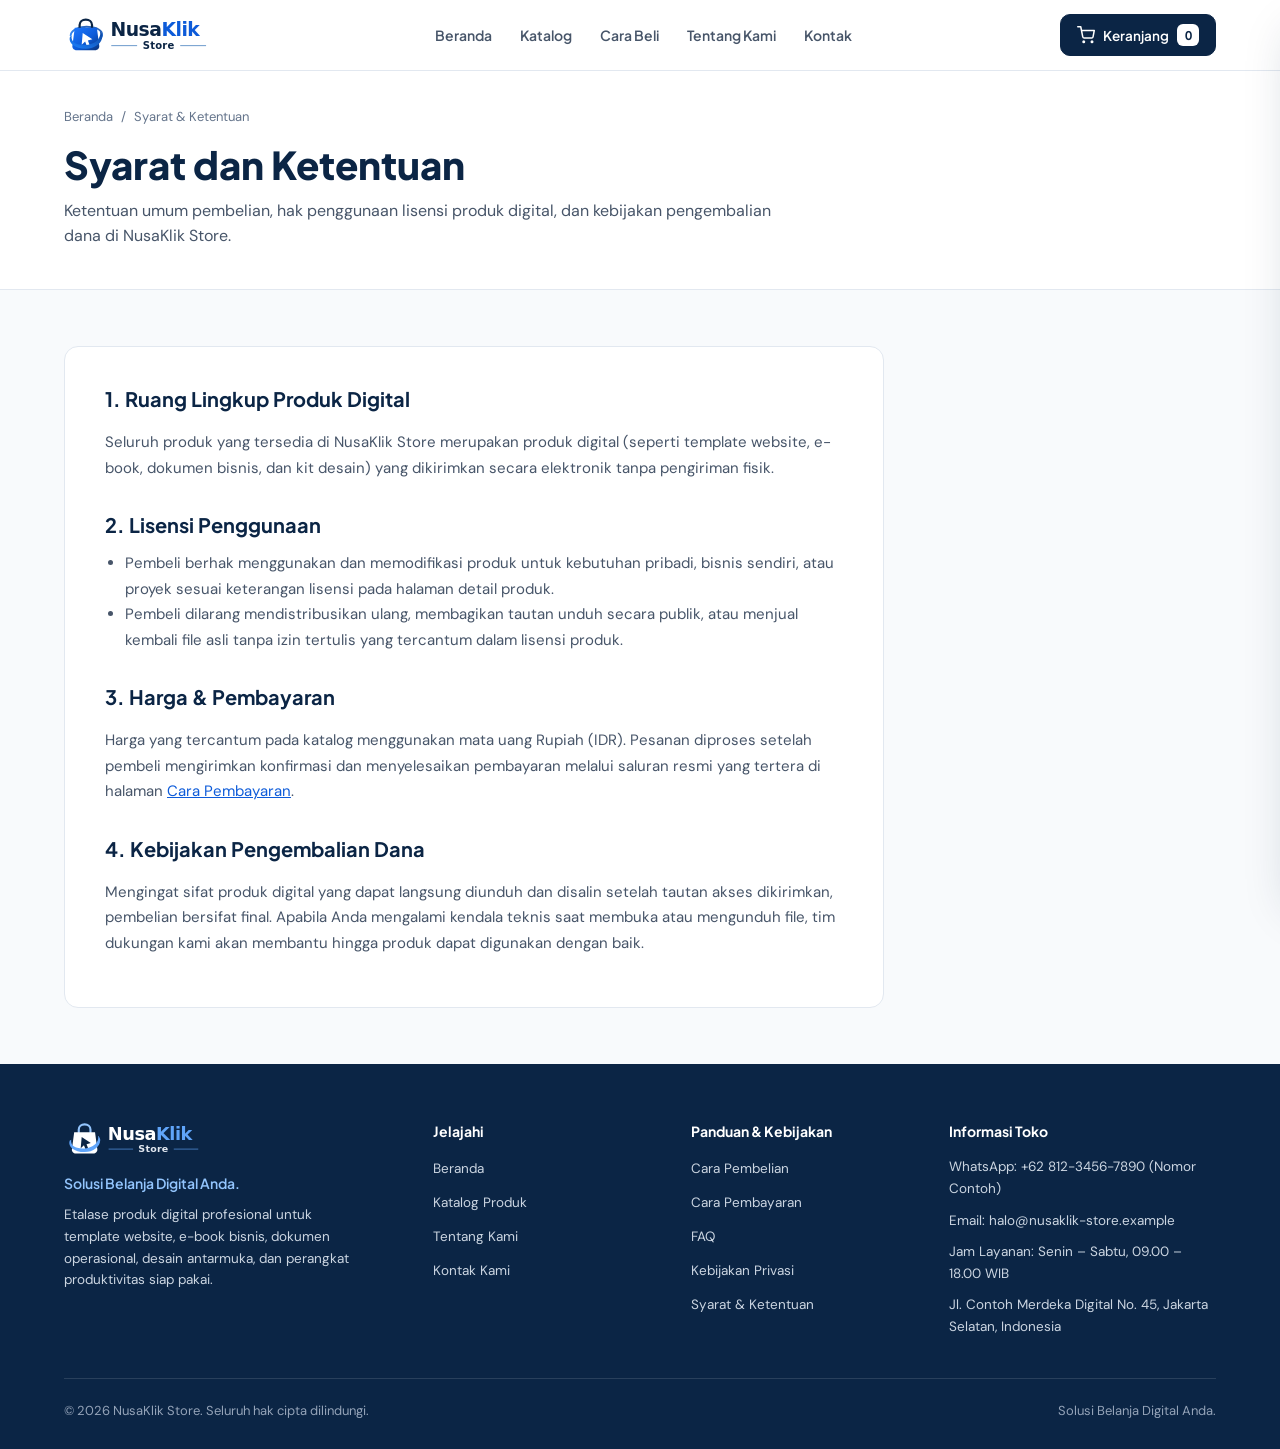
<file: pages/syarat-ketentuan.html>
<!doctype html>
<html lang="id">
  <head>
    <meta charset="UTF-8" />
    <meta name="viewport" content="width=device-width, initial-scale=1.0" />
    <title>Syarat dan Ketentuan — NusaKlik Store</title>
    <meta name="description" content="Syarat dan ketentuan pembelian serta lisensi produk digital di NusaKlik Store." />
    <link rel="icon" type="image/svg+xml" href="../assets/favicon/favicon.svg" />
    <link rel="preconnect" href="https://fonts.googleapis.com" />
    <link rel="preconnect" href="https://fonts.gstatic.com" crossorigin />
    <link
      href="https://fonts.googleapis.com/css2?family=DM+Sans:wght@400;500;600;700&family=Plus+Jakarta+Sans:wght@600;700;800&display=swap"
      rel="stylesheet"
    />
    <link rel="stylesheet" href="../style.css" />
  </head>
  <body>
    <div id="nk-header"></div>

    <main>
      <section class="page-hero">
        <div class="container">
          <nav class="breadcrumb" aria-label="Breadcrumb">
            <a href="../index.html">Beranda</a>
            <span aria-hidden="true">/</span>
            <span>Syarat &amp; Ketentuan</span>
          </nav>
          <h1 class="page-title">Syarat dan Ketentuan</h1>
          <p class="page-lead">
            Ketentuan umum pembelian, hak penggunaan lisensi produk digital, dan kebijakan pengembalian dana di NusaKlik Store.
          </p>
        </div>
      </section>

      <section class="section">
        <div class="container">
          <article class="prose-container">
            <h2>1. Ruang Lingkup Produk Digital</h2>
            <p>
              Seluruh produk yang tersedia di NusaKlik Store merupakan produk digital (seperti template website, e-book, dokumen bisnis, dan kit desain) yang dikirimkan secara elektronik tanpa pengiriman fisik.
            </p>

            <h2>2. Lisensi Penggunaan</h2>
            <ul>
              <li>Pembeli berhak menggunakan dan memodifikasi produk untuk kebutuhan pribadi, bisnis sendiri, atau proyek sesuai keterangan lisensi pada halaman detail produk.</li>
              <li>Pembeli dilarang mendistribusikan ulang, membagikan tautan unduh secara publik, atau menjual kembali file asli tanpa izin tertulis yang tercantum dalam lisensi produk.</li>
            </ul>

            <h2>3. Harga &amp; Pembayaran</h2>
            <p>
              Harga yang tercantum pada katalog menggunakan mata uang Rupiah (IDR). Pesanan diproses setelah pembeli mengirimkan konfirmasi dan menyelesaikan pembayaran melalui saluran resmi yang tertera di halaman <a href="cara-pembayaran.html" style="color:var(--nk-primary);text-decoration:underline;">Cara Pembayaran</a>.
            </p>

            <h2>4. Kebijakan Pengembalian Dana</h2>
            <p>
              Mengingat sifat produk digital yang dapat langsung diunduh dan disalin setelah tautan akses dikirimkan, pembelian bersifat final. Apabila Anda mengalami kendala teknis saat membuka atau mengunduh file, tim dukungan kami akan membantu hingga produk dapat digunakan dengan baik.
            </p>
          </article>
        </div>
      </section>
    </main>

    <div id="nk-footer"></div>
    <div id="nk-overlays"></div>

    <script src="../config.js"></script>
    <script src="../script.js"></script>
  </body>
</html>
</file>
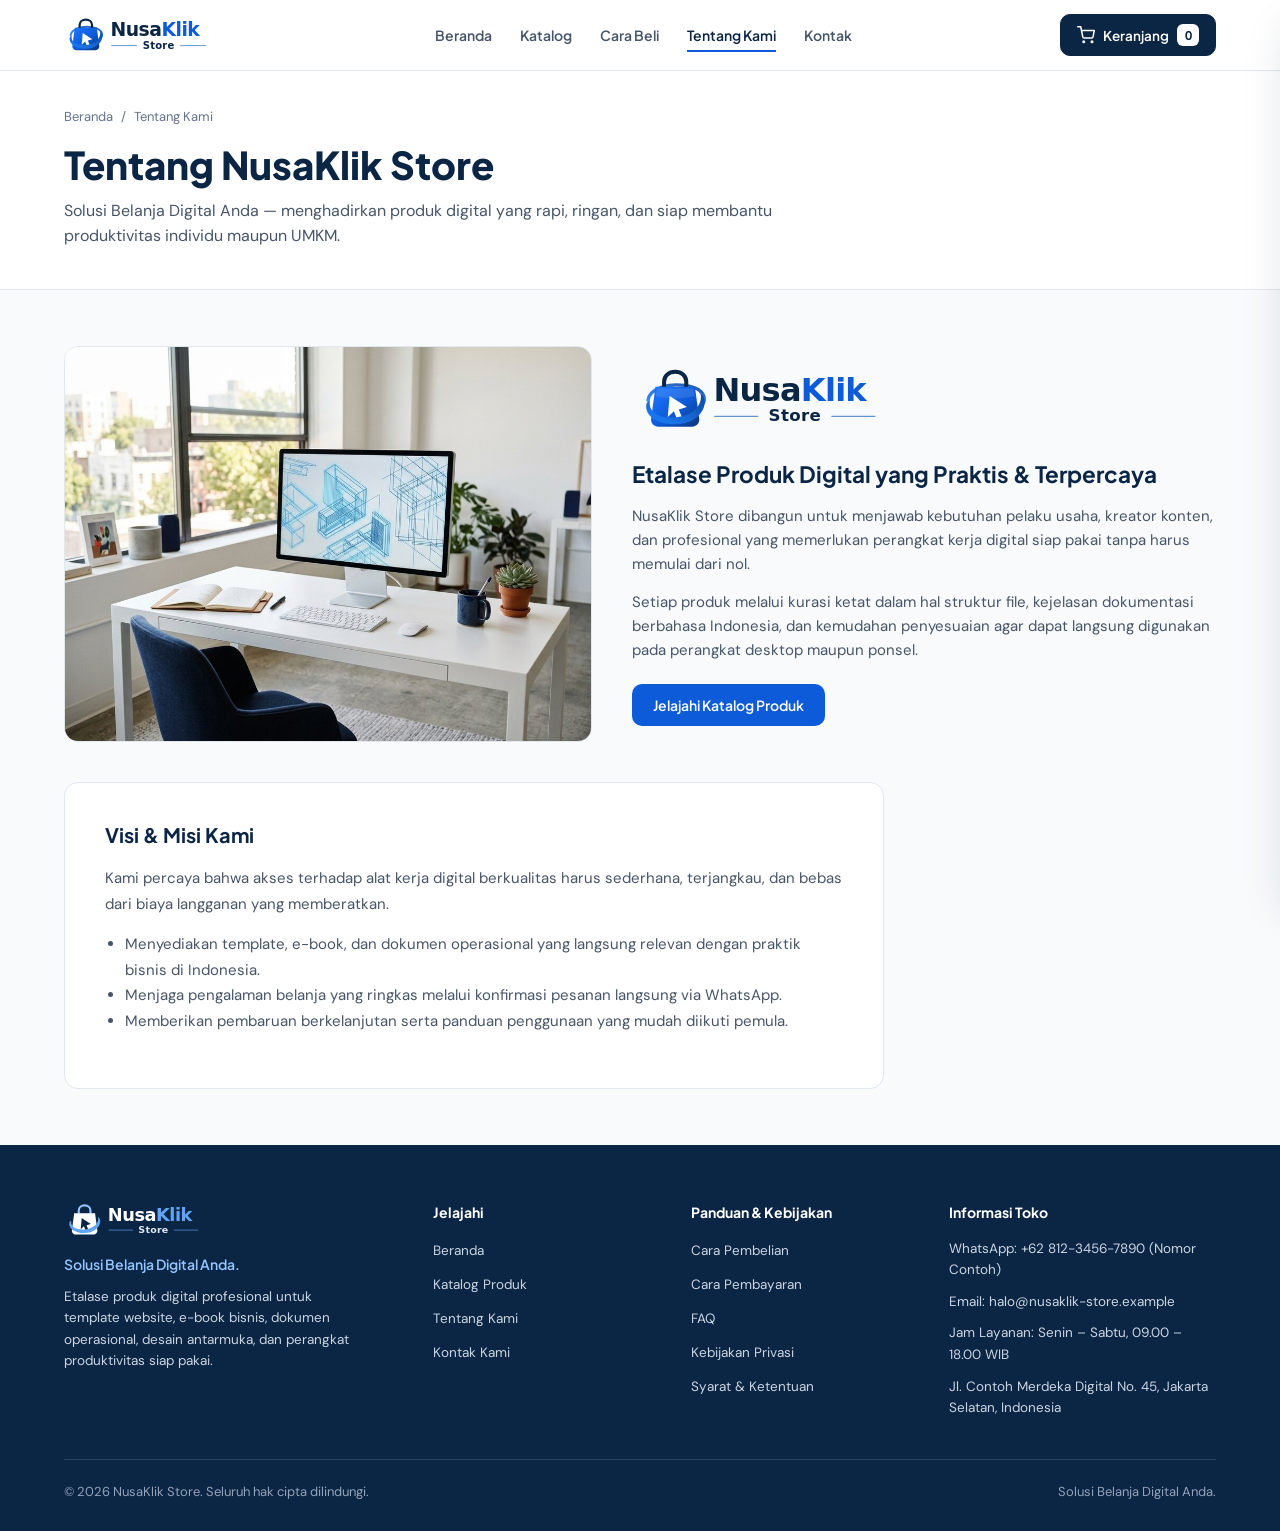
<file: pages/tentang-kami.html>
<!doctype html>
<html lang="id">
  <head>
    <meta charset="UTF-8" />
    <meta name="viewport" content="width=device-width, initial-scale=1.0" />
    <title>Tentang Kami — NusaKlik Store</title>
    <meta
      name="description"
      content="Mengenal NusaKlik Store — Solusi Belanja Digital Anda untuk produk digital profesional."
    />
    <link rel="icon" type="image/svg+xml" href="../assets/favicon/favicon.svg" />
    <link rel="preconnect" href="https://fonts.googleapis.com" />
    <link rel="preconnect" href="https://fonts.gstatic.com" crossorigin />
    <link
      href="https://fonts.googleapis.com/css2?family=DM+Sans:wght@400;500;600;700&family=Plus+Jakarta+Sans:wght@600;700;800&display=swap"
      rel="stylesheet"
    />
    <link rel="stylesheet" href="../style.css" />
  </head>
  <body>
    <div id="nk-header"></div>

    <main>
      <section class="page-hero">
        <div class="container">
          <nav class="breadcrumb" aria-label="Breadcrumb">
            <a href="../index.html">Beranda</a>
            <span aria-hidden="true">/</span>
            <span>Tentang Kami</span>
          </nav>
          <h1 class="page-title">Tentang NusaKlik Store</h1>
          <p class="page-lead">
            Solusi Belanja Digital Anda — menghadirkan produk digital yang rapi, ringan, dan siap membantu produktivitas individu maupun UMKM.
          </p>
        </div>
      </section>

      <section class="section">
        <div class="container">
          <div class="advantages-layout" style="margin-bottom: 40px;">
            <div class="studio-photo-frame">
              <img
                id="nk-about-page-img"
                src="../assets/images/about-studio.jpg"
                alt="Ruang Kerja NusaKlik Store"
              />
            </div>
            <div>
              <img
                id="nk-about-logo-main"
                src="../assets/logo/logo-utama.svg"
                alt="Logo Utama NusaKlik Store"
                style="height: 74px; width: auto; margin-bottom: 20px;"
              />
              <h2 style="font-family:var(--nk-font-display);color:var(--nk-navy);margin:0 0 12px;">
                Etalase Produk Digital yang Praktis &amp; Terpercaya
              </h2>
              <p style="color:var(--nk-muted);margin:0 0 14px;">
                NusaKlik Store dibangun untuk menjawab kebutuhan pelaku usaha, kreator konten, dan profesional yang memerlukan perangkat kerja digital siap pakai tanpa harus memulai dari nol.
              </p>
              <p style="color:var(--nk-muted);margin:0 0 22px;">
                Setiap produk melalui kurasi ketat dalam hal struktur file, kejelasan dokumentasi berbahasa Indonesia, dan kemudahan penyesuaian agar dapat langsung digunakan pada perangkat desktop maupun ponsel.
              </p>
              <a href="../index.html#katalog" class="btn btn-primary">Jelajahi Katalog Produk</a>
            </div>
          </div>

          <div class="prose-container">
            <h2>Visi &amp; Misi Kami</h2>
            <p>
              Kami percaya bahwa akses terhadap alat kerja digital berkualitas harus sederhana, terjangkau, dan bebas dari biaya langganan yang memberatkan.
            </p>
            <ul>
              <li>Menyediakan template, e-book, dan dokumen operasional yang langsung relevan dengan praktik bisnis di Indonesia.</li>
              <li>Menjaga pengalaman belanja yang ringkas melalui konfirmasi pesanan langsung via WhatsApp.</li>
              <li>Memberikan pembaruan berkelanjutan serta panduan penggunaan yang mudah diikuti pemula.</li>
            </ul>
          </div>
        </div>
      </section>
    </main>

    <div id="nk-footer"></div>
    <div id="nk-overlays"></div>

    <script src="../config.js"></script>
    <script src="../script.js"></script>
  </body>
</html>
</file>
<file: style.css>
/* ==========================================================================
   NUSAKLIK STORE — STYLESHEET UTAMA
   Desain modern minimalis: Biru Profesional, Navy, Putih, & Biru Muda
   ========================================================================== */

:root {
  --nk-primary: #0d5bd9;
  --nk-primary-hover: #0a49b0;
  --nk-navy: #0b2545;
  --nk-light-blue: #e8f1fd;
  --nk-accent: #38bdf8;
  --nk-bg: #f8fafc;
  --nk-surface: #ffffff;
  --nk-text: #0f172a;
  --nk-muted: #475569;
  --nk-subtle: #64748b;
  --nk-border: #e2e8f0;
  --nk-border-strong: #cbd5e1;
  --nk-success: #0f766e;
  --nk-success-bg: #f0fdfa;
  --nk-danger: #b91c1c;
  --nk-danger-bg: #fef2f2;
  --nk-radius-sm: 6px;
  --nk-radius-md: 10px;
  --nk-radius-lg: 14px;
  --nk-shadow-sm: 0 1px 2px rgba(11, 37, 69, 0.05);
  --nk-shadow-md: 0 10px 25px -5px rgba(11, 37, 69, 0.08), 0 4px 10px -2px rgba(11, 37, 69, 0.04);
  --nk-shadow-lg: 0 20px 45px -12px rgba(11, 37, 69, 0.18);
  --nk-font-display: "Plus Jakarta Sans", -apple-system, BlinkMacSystemFont, "Segoe UI", sans-serif;
  --nk-font-body: "DM Sans", "Plus Jakarta Sans", -apple-system, BlinkMacSystemFont, "Segoe UI", sans-serif;
  --nk-transition: 180ms cubic-bezier(0.16, 1, 0.3, 1);
}

*,
*::before,
*::after {
  box-sizing: border-box;
}

html {
  scroll-behavior: smooth;
  -webkit-font-smoothing: antialiased;
  -moz-osx-font-smoothing: grayscale;
}

body {
  margin: 0;
  font-family: var(--nk-font-body);
  font-size: 15px;
  line-height: 1.6;
  color: var(--nk-text);
  background-color: var(--nk-bg);
  overflow-x: hidden;
}

img {
  display: block;
  max-width: 100%;
}

a {
  color: inherit;
  text-decoration: none;
}

button,
input,
select,
textarea {
  font-family: inherit;
}

button {
  cursor: pointer;
}

:focus-visible {
  outline: 2px solid var(--nk-primary);
  outline-offset: 2px;
}

.tabular-nums {
  font-variant-numeric: tabular-nums;
}

.sr-only {
  position: absolute;
  width: 1px;
  height: 1px;
  padding: 0;
  margin: -1px;
  overflow: hidden;
  clip: rect(0, 0, 0, 0);
  white-space: nowrap;
  border: 0;
}

.container {
  width: 100%;
  max-width: 1200px;
  margin: 0 auto;
  padding: 0 24px;
}

/* ==========================================================================
   HEADER & NAVIGASI (Kontrak 3 Zona)
   ========================================================================== */

.site-header {
  position: sticky;
  top: 0;
  z-index: 40;
  background-color: rgba(255, 255, 255, 0.96);
  backdrop-filter: blur(8px);
  border-bottom: 1px solid var(--nk-border);
}

.header-inner {
  display: flex;
  align-items: center;
  justify-content: space-between;
  gap: 32px;
  height: 70px;
}

.brand-link {
  display: inline-flex;
  align-items: center;
  flex-shrink: 0;
  white-space: nowrap;
}

.brand-logo-img {
  height: 40px;
  width: auto;
  object-fit: contain;
}

.main-nav {
  display: flex;
  align-items: center;
  gap: 28px;
}

.nav-link {
  font-family: var(--nk-font-display);
  font-size: 14px;
  font-weight: 600;
  color: var(--nk-muted);
  white-space: nowrap;
  flex-shrink: 0;
  padding: 6px 0;
  position: relative;
  transition: color var(--nk-transition);
}

.nav-link::after {
  content: "";
  position: absolute;
  left: 0;
  right: 0;
  bottom: 0;
  height: 2px;
  background-color: var(--nk-primary);
  transform: scaleX(0);
  transform-origin: center;
  transition: transform var(--nk-transition);
}

.nav-link:hover,
.nav-link.is-active {
  color: var(--nk-navy);
}

.nav-link:hover::after,
.nav-link.is-active::after {
  transform: scaleX(1);
}

.header-actions {
  display: flex;
  align-items: center;
  gap: 12px;
  flex-shrink: 0;
}

.cart-trigger {
  display: inline-flex;
  align-items: center;
  gap: 8px;
  height: 42px;
  padding: 0 16px;
  border: 1px solid var(--nk-navy);
  border-radius: var(--nk-radius-md);
  background-color: var(--nk-navy);
  color: #ffffff;
  font-family: var(--nk-font-display);
  font-size: 13.5px;
  font-weight: 600;
  white-space: nowrap;
  flex-shrink: 0;
  transition: background-color var(--nk-transition), transform var(--nk-transition);
}

.cart-trigger:hover {
  background-color: var(--nk-primary);
  border-color: var(--nk-primary);
}

.cart-count {
  display: inline-flex;
  align-items: center;
  justify-content: center;
  min-width: 22px;
  height: 22px;
  padding: 0 6px;
  border-radius: var(--nk-radius-sm);
  background-color: #ffffff;
  color: var(--nk-navy);
  font-size: 12px;
  font-weight: 700;
  font-variant-numeric: tabular-nums;
}

.mobile-menu-btn {
  display: none;
  align-items: center;
  justify-content: center;
  width: 44px;
  height: 44px;
  border: 1px solid var(--nk-border);
  border-radius: var(--nk-radius-md);
  background-color: var(--nk-surface);
  color: var(--nk-navy);
}

.mobile-nav-drawer {
  display: none;
  border-top: 1px solid var(--nk-border);
  background-color: var(--nk-surface);
  padding: 16px 24px 20px;
}

.mobile-nav-drawer.is-open {
  display: block;
}

.mobile-nav-list {
  display: flex;
  flex-direction: column;
  gap: 4px;
}

.mobile-nav-link {
  display: flex;
  align-items: center;
  min-height: 44px;
  padding: 8px 12px;
  border-radius: var(--nk-radius-sm);
  font-family: var(--nk-font-display);
  font-size: 15px;
  font-weight: 600;
  color: var(--nk-navy);
}

.mobile-nav-link:hover,
.mobile-nav-link.is-active {
  background-color: var(--nk-light-blue);
  color: var(--nk-primary);
}

/* ==========================================================================
   BUTTONS
   ========================================================================== */

.btn {
  display: inline-flex;
  align-items: center;
  justify-content: center;
  gap: 8px;
  min-height: 42px;
  padding: 10px 20px;
  border-radius: var(--nk-radius-md);
  font-family: var(--nk-font-display);
  font-size: 14px;
  font-weight: 600;
  line-height: 1.2;
  white-space: nowrap;
  flex-shrink: 0;
  border: 1px solid transparent;
  transition: background-color var(--nk-transition), color var(--nk-transition),
    border-color var(--nk-transition), transform var(--nk-transition);
}

.btn:active {
  transform: translateY(1px);
}

.btn-primary {
  background-color: var(--nk-primary);
  color: #ffffff;
}

.btn-primary:hover {
  background-color: var(--nk-primary-hover);
}

.btn-navy {
  background-color: var(--nk-navy);
  color: #ffffff;
}

.btn-navy:hover {
  background-color: #163a69;
}

.btn-outline {
  background-color: var(--nk-surface);
  color: var(--nk-navy);
  border-color: var(--nk-border-strong);
}

.btn-outline:hover {
  border-color: var(--nk-primary);
  color: var(--nk-primary);
  background-color: var(--nk-light-blue);
}

.btn-ghost {
  background-color: transparent;
  color: var(--nk-muted);
}

.btn-ghost:hover {
  background-color: var(--nk-light-blue);
  color: var(--nk-navy);
}

.btn-sm {
  min-height: 38px;
  padding: 8px 14px;
  font-size: 13px;
}

.btn-block {
  width: 100%;
}

/* ==========================================================================
   HERO BANNER
   ========================================================================== */

.hero-section {
  background-color: var(--nk-surface);
  border-bottom: 1px solid var(--nk-border);
  padding: 48px 0 56px;
}

.hero-grid {
  display: grid;
  grid-template-columns: 1.02fr 0.98fr;
  align-items: stretch;
  gap: 40px;
}

.hero-content {
  display: flex;
  flex-direction: column;
  justify-content: center;
  align-items: flex-start;
  padding: 8px 0;
}

.hero-kicker {
  font-family: var(--nk-font-display);
  font-size: 13px;
  font-weight: 700;
  color: var(--nk-primary);
  margin: 0 0 12px;
}

.hero-title {
  font-family: var(--nk-font-display);
  font-size: clamp(2rem, 3.6vw, 3.1rem);
  font-weight: 800;
  line-height: 1.14;
  letter-spacing: -0.025em;
  color: var(--nk-navy);
  margin: 0 0 18px;
  max-width: 18ch;
  text-wrap: balance;
}

.hero-subtitle {
  font-size: 16px;
  line-height: 1.65;
  color: var(--nk-muted);
  margin: 0 0 28px;
  max-width: 52ch;
}

.hero-actions {
  display: flex;
  flex-wrap: wrap;
  align-items: center;
  gap: 12px;
  margin-bottom: 28px;
}

.hero-trust-row {
  display: flex;
  flex-wrap: wrap;
  align-items: center;
  gap: 16px;
  font-size: 13px;
  color: var(--nk-subtle);
  padding-top: 18px;
  border-top: 1px solid var(--nk-border);
  width: 100%;
}

.hero-trust-sep {
  color: var(--nk-border-strong);
}

.hero-media {
  position: relative;
  border-radius: var(--nk-radius-lg);
  overflow: hidden;
  background-color: var(--nk-light-blue);
  border: 1px solid var(--nk-border);
  min-height: 320px;
}

.hero-media img {
  width: 100%;
  height: 100%;
  object-fit: cover;
}

/* ==========================================================================
   KATEGORI & PENCARIAN
   ========================================================================== */

.section {
  padding: 56px 0;
}

.section-surface {
  background-color: var(--nk-surface);
  border-top: 1px solid var(--nk-border);
  border-bottom: 1px solid var(--nk-border);
}

.section-header {
  display: flex;
  align-items: flex-end;
  justify-content: space-between;
  gap: 24px;
  margin-bottom: 28px;
}

.section-kicker {
  font-family: var(--nk-font-display);
  font-size: 13px;
  font-weight: 700;
  color: var(--nk-primary);
  margin: 0 0 6px;
}

.section-title {
  font-family: var(--nk-font-display);
  font-size: clamp(1.5rem, 2.4vw, 2rem);
  font-weight: 800;
  line-height: 1.2;
  letter-spacing: -0.02em;
  color: var(--nk-navy);
  margin: 0;
  text-wrap: balance;
}

.section-desc {
  font-size: 15px;
  color: var(--nk-muted);
  margin: 8px 0 0;
  max-width: 60ch;
}

.category-grid {
  display: grid;
  grid-template-columns: repeat(6, 1fr);
  gap: 14px;
  margin-bottom: 32px;
}

.category-btn {
  display: flex;
  flex-direction: column;
  align-items: center;
  justify-content: center;
  gap: 10px;
  padding: 18px 12px;
  background-color: var(--nk-surface);
  border: 1px solid var(--nk-border);
  border-radius: var(--nk-radius-md);
  color: var(--nk-navy);
  font-family: var(--nk-font-display);
  font-size: 13.5px;
  font-weight: 600;
  text-align: center;
  transition: border-color var(--nk-transition), background-color var(--nk-transition),
    transform var(--nk-transition);
}

.category-btn:hover {
  border-color: var(--nk-primary);
  transform: translateY(-2px);
}

.category-btn.is-active {
  background-color: var(--nk-light-blue);
  border-color: var(--nk-primary);
  color: var(--nk-primary);
}

.category-icon-box {
  display: flex;
  align-items: center;
  justify-content: center;
  width: 44px;
  height: 44px;
  border-radius: var(--nk-radius-sm);
  background-color: var(--nk-bg);
}

.category-btn.is-active .category-icon-box {
  background-color: #ffffff;
}

.category-icon-box img {
  width: 28px;
  height: 28px;
  object-fit: contain;
}

/* ==========================================================================
   TOOLBAR KATALOG (Pencarian, Tab Koleksi, Urutkan Harga)
   ========================================================================== */

.catalog-toolbar {
  display: grid;
  grid-template-columns: 1fr auto auto;
  gap: 14px;
  align-items: center;
  padding: 16px;
  background-color: var(--nk-surface);
  border: 1px solid var(--nk-border);
  border-radius: var(--nk-radius-md);
  margin-bottom: 28px;
}

.search-field {
  position: relative;
  display: flex;
  align-items: center;
}

.search-icon {
  position: absolute;
  left: 14px;
  color: var(--nk-subtle);
  pointer-events: none;
  display: flex;
}

.search-input {
  width: 100%;
  height: 42px;
  padding: 0 38px 0 42px;
  border: 1px solid var(--nk-border);
  border-radius: var(--nk-radius-sm);
  background-color: var(--nk-bg);
  color: var(--nk-text);
  font-size: 14px;
  transition: border-color var(--nk-transition), background-color var(--nk-transition);
}

.search-input:focus {
  outline: none;
  border-color: var(--nk-primary);
  background-color: var(--nk-surface);
}

.search-clear-btn {
  position: absolute;
  right: 8px;
  width: 28px;
  height: 28px;
  border: none;
  background: transparent;
  color: var(--nk-subtle);
  display: none;
  align-items: center;
  justify-content: center;
  border-radius: var(--nk-radius-sm);
}

.search-clear-btn.is-visible {
  display: flex;
}

.search-clear-btn:hover {
  background-color: var(--nk-border);
  color: var(--nk-navy);
}

.collection-tabs {
  display: flex;
  align-items: center;
  gap: 4px;
  padding: 4px;
  background-color: var(--nk-bg);
  border: 1px solid var(--nk-border);
  border-radius: var(--nk-radius-sm);
}

.collection-tab {
  height: 34px;
  padding: 0 14px;
  border: none;
  border-radius: 4px;
  background: transparent;
  color: var(--nk-muted);
  font-family: var(--nk-font-display);
  font-size: 13px;
  font-weight: 600;
  white-space: nowrap;
  transition: background-color var(--nk-transition), color var(--nk-transition);
}

.collection-tab:hover {
  color: var(--nk-navy);
}

.collection-tab.is-active {
  background-color: var(--nk-surface);
  color: var(--nk-primary);
  box-shadow: var(--nk-shadow-sm);
}

.sort-select {
  height: 42px;
  padding: 0 32px 0 14px;
  border: 1px solid var(--nk-border);
  border-radius: var(--nk-radius-sm);
  background-color: var(--nk-bg);
  color: var(--nk-navy);
  font-size: 13.5px;
  font-weight: 600;
}

.catalog-status-bar {
  display: flex;
  align-items: center;
  justify-content: space-between;
  margin-bottom: 20px;
  font-size: 13.5px;
  color: var(--nk-muted);
}

/* ==========================================================================
   GRID & KARTU PRODUK
   ========================================================================== */

.product-grid {
  display: grid;
  grid-template-columns: repeat(3, 1fr);
  gap: 24px;
}

.product-card {
  display: flex;
  flex-direction: column;
  background-color: var(--nk-surface);
  border: 1px solid var(--nk-border);
  border-radius: var(--nk-radius-md);
  overflow: hidden;
  transition: transform var(--nk-transition), box-shadow var(--nk-transition),
    border-color var(--nk-transition);
}

.product-card:hover {
  transform: translateY(-2px);
  box-shadow: var(--nk-shadow-md);
  border-color: var(--nk-border-strong);
}

.product-cover-wrap {
  position: relative;
  aspect-ratio: 4 / 3;
  background-color: var(--nk-light-blue);
  overflow: hidden;
  border-bottom: 1px solid var(--nk-border);
}

.product-cover-img {
  width: 100%;
  height: 100%;
  object-fit: cover;
  transition: transform 280ms cubic-bezier(0.16, 1, 0.3, 1);
}

.product-card:hover .product-cover-img {
  transform: scale(1.025);
}

.product-tag {
  position: absolute;
  top: 12px;
  left: 12px;
  padding: 4px 10px;
  border-radius: 4px;
  font-family: var(--nk-font-display);
  font-size: 11.5px;
  font-weight: 700;
  letter-spacing: 0.02em;
  background-color: var(--nk-navy);
  color: #ffffff;
}

.product-tag--free {
  background-color: var(--nk-success);
}

.product-tag--promo {
  background-color: var(--nk-primary);
}

.product-body {
  display: flex;
  flex-direction: column;
  flex: 1;
  padding: 20px;
}

.product-category {
  font-family: var(--nk-font-display);
  font-size: 11.5px;
  font-weight: 700;
  text-transform: uppercase;
  letter-spacing: 0.06em;
  color: var(--nk-primary);
  margin: 0 0 6px;
}

.product-title {
  font-family: var(--nk-font-display);
  font-size: 16.5px;
  font-weight: 700;
  line-height: 1.35;
  color: var(--nk-navy);
  margin: 0 0 8px;
}

.product-title a:hover {
  color: var(--nk-primary);
}

.product-excerpt {
  font-size: 13.5px;
  line-height: 1.55;
  color: var(--nk-muted);
  margin: 0 0 18px;
  display: -webkit-box;
  -webkit-line-clamp: 2;
  -webkit-box-orient: vertical;
  overflow: hidden;
}

.product-price-row {
  display: flex;
  align-items: baseline;
  gap: 10px;
  margin-top: auto;
  margin-bottom: 16px;
  font-variant-numeric: tabular-nums;
}

.price-current {
  font-family: var(--nk-font-display);
  font-size: 18px;
  font-weight: 800;
  color: var(--nk-navy);
}

.price-current--free {
  color: var(--nk-success);
}

.price-original {
  font-size: 13.5px;
  color: var(--nk-subtle);
  text-decoration: line-through;
}

.product-actions {
  display: grid;
  grid-template-columns: auto 1fr;
  gap: 8px;
}

.product-actions-buy {
  grid-column: 1 / -1;
}

.empty-state {
  text-align: center;
  padding: 56px 24px;
  background-color: var(--nk-surface);
  border: 1px solid var(--nk-border);
  border-radius: var(--nk-radius-md);
}

.empty-state h3 {
  font-family: var(--nk-font-display);
  font-size: 18px;
  color: var(--nk-navy);
  margin: 0 0 8px;
}

.empty-state p {
  color: var(--nk-muted);
  margin: 0 0 20px;
}

/* ==========================================================================
   BANNER PROMOSI
   ========================================================================== */

.promo-banner-card {
  position: relative;
  border-radius: var(--nk-radius-lg);
  overflow: hidden;
  background-color: var(--nk-navy);
  min-height: 300px;
  display: grid;
  grid-template-columns: 1fr 1.15fr;
  align-items: center;
}

.promo-banner-bg {
  position: absolute;
  inset: 0;
  width: 100%;
  height: 100%;
  object-fit: cover;
}

.promo-banner-scrim {
  position: absolute;
  inset: 0;
  background: linear-gradient(90deg, rgba(11, 37, 69, 0.25) 0%, rgba(11, 37, 69, 0.88) 45%, rgba(11, 37, 69, 0.96) 100%);
}

.promo-banner-content {
  position: relative;
  z-index: 2;
  grid-column: 2;
  padding: 44px 48px;
  color: #ffffff;
}

.promo-kicker {
  font-family: var(--nk-font-display);
  font-size: 13px;
  font-weight: 700;
  color: var(--nk-accent);
  margin: 0 0 10px;
}

.promo-title {
  font-family: var(--nk-font-display);
  font-size: clamp(1.5rem, 2.5vw, 2.15rem);
  font-weight: 800;
  line-height: 1.2;
  margin: 0 0 14px;
  text-wrap: balance;
}

.promo-desc {
  font-size: 15px;
  color: #cbd5e1;
  margin: 0 0 24px;
  max-width: 48ch;
}

.promo-cta {
  background-color: #ffffff;
  color: var(--nk-navy);
}

.promo-cta:hover {
  background-color: var(--nk-light-blue);
  color: var(--nk-primary);
}

/* ==========================================================================
   KEUNGGULAN TOKO & ILUSTRASI STUDIO
   ========================================================================== */

.advantages-layout {
  display: grid;
  grid-template-columns: 0.95fr 1.05fr;
  gap: 40px;
  align-items: center;
}

.studio-photo-frame {
  border-radius: var(--nk-radius-lg);
  overflow: hidden;
  border: 1px solid var(--nk-border);
  aspect-ratio: 4 / 3;
  background-color: var(--nk-light-blue);
}

.studio-photo-frame img {
  width: 100%;
  height: 100%;
  object-fit: cover;
}

.advantages-grid {
  display: grid;
  grid-template-columns: repeat(2, 1fr);
  gap: 20px;
  margin-top: 24px;
}

.advantage-item {
  padding: 20px;
  background-color: var(--nk-bg);
  border: 1px solid var(--nk-border);
  border-radius: var(--nk-radius-md);
}

.advantage-icon {
  width: 36px;
  height: 36px;
  margin-bottom: 12px;
}

.advantage-title {
  font-family: var(--nk-font-display);
  font-size: 15.5px;
  font-weight: 700;
  color: var(--nk-navy);
  margin: 0 0 6px;
}

.advantage-desc {
  font-size: 13.5px;
  line-height: 1.55;
  color: var(--nk-muted);
  margin: 0;
}

/* ==========================================================================
   TESTIMONI
   ========================================================================== */

.testimonial-grid {
  display: grid;
  grid-template-columns: repeat(3, 1fr);
  gap: 24px;
}

.testimonial-card {
  display: flex;
  flex-direction: column;
  justify-content: space-between;
  padding: 24px;
  background-color: var(--nk-surface);
  border: 1px solid var(--nk-border);
  border-radius: var(--nk-radius-md);
}

.testimonial-quote {
  font-size: 14.5px;
  line-height: 1.65;
  color: var(--nk-text);
  margin: 0 0 20px;
}

.testimonial-author {
  padding-top: 14px;
  border-top: 1px solid var(--nk-border);
}

.testimonial-name {
  font-family: var(--nk-font-display);
  font-size: 14.5px;
  font-weight: 700;
  color: var(--nk-navy);
  margin: 0;
}

.testimonial-meta {
  font-size: 12.5px;
  color: var(--nk-subtle);
  margin: 2px 0 0;
}

/* ==========================================================================
   FOOTER
   ========================================================================== */

.site-footer {
  background-color: var(--nk-navy);
  color: #e2e8f0;
  padding: 56px 0 28px;
}

.footer-grid {
  display: grid;
  grid-template-columns: 1.5fr 1fr 1fr 1.2fr;
  gap: 36px;
  padding-bottom: 40px;
  border-bottom: 1px solid rgba(255, 255, 255, 0.12);
}

.footer-logo {
  height: 38px;
  width: auto;
  margin-bottom: 14px;
}

.footer-tagline {
  font-family: var(--nk-font-display);
  font-size: 14px;
  font-weight: 600;
  color: #93c5fd;
  margin: 0 0 10px;
}

.footer-desc {
  font-size: 13.5px;
  line-height: 1.6;
  color: #cbd5e1;
  margin: 0;
  max-width: 34ch;
}

.footer-heading {
  font-family: var(--nk-font-display);
  font-size: 14px;
  font-weight: 700;
  color: #ffffff;
  margin: 0 0 14px;
}

.footer-links {
  list-style: none;
  padding: 0;
  margin: 0;
  display: flex;
  flex-direction: column;
  gap: 10px;
}

.footer-links a {
  font-size: 13.5px;
  color: #cbd5e1;
  transition: color var(--nk-transition);
}

.footer-links a:hover {
  color: #ffffff;
  text-decoration: underline;
}

.footer-contact-list {
  list-style: none;
  padding: 0;
  margin: 0;
  display: flex;
  flex-direction: column;
  gap: 10px;
  font-size: 13.5px;
  color: #cbd5e1;
}

.footer-bottom {
  display: flex;
  flex-wrap: wrap;
  align-items: center;
  justify-content: space-between;
  gap: 16px;
  padding-top: 22px;
  font-size: 13px;
  color: #94a3b8;
}

/* ==========================================================================
   DRAWER KERANJANG & MODAL CHECKOUT WHATSAPP
   ========================================================================== */

.backdrop {
  position: fixed;
  inset: 0;
  z-index: 60;
  background-color: rgba(11, 37, 69, 0.48);
  opacity: 0;
  pointer-events: none;
  transition: opacity var(--nk-transition);
}

.backdrop.is-open {
  opacity: 1;
  pointer-events: auto;
}

.cart-drawer {
  position: fixed;
  top: 0;
  right: 0;
  bottom: 0;
  z-index: 70;
  width: 100%;
  max-width: 430px;
  background-color: var(--nk-surface);
  box-shadow: var(--nk-shadow-lg);
  display: flex;
  flex-direction: column;
  transform: translateX(100%);
  transition: transform 220ms cubic-bezier(0.16, 1, 0.3, 1);
}

.cart-drawer.is-open {
  transform: translateX(0);
}

.drawer-header {
  display: flex;
  align-items: center;
  justify-content: space-between;
  padding: 20px 24px;
  border-bottom: 1px solid var(--nk-border);
}

.drawer-title {
  font-family: var(--nk-font-display);
  font-size: 18px;
  font-weight: 800;
  color: var(--nk-navy);
  margin: 0;
}

.icon-close-btn {
  display: inline-flex;
  align-items: center;
  justify-content: center;
  width: 36px;
  height: 36px;
  border: 1px solid var(--nk-border);
  border-radius: var(--nk-radius-sm);
  background-color: var(--nk-surface);
  color: var(--nk-navy);
}

.icon-close-btn:hover {
  background-color: var(--nk-bg);
}

.drawer-body {
  flex: 1;
  overflow-y: auto;
  padding: 20px 24px;
}

.cart-empty {
  text-align: center;
  padding: 48px 16px;
  color: var(--nk-muted);
}

.cart-empty h4 {
  font-family: var(--nk-font-display);
  color: var(--nk-navy);
  margin: 0 0 8px;
}

.cart-items-list {
  display: flex;
  flex-direction: column;
  gap: 16px;
}

.cart-item {
  display: grid;
  grid-template-columns: 72px 1fr;
  gap: 14px;
  padding-bottom: 16px;
  border-bottom: 1px solid var(--nk-border);
}

.cart-item-img {
  width: 72px;
  height: 54px;
  border-radius: var(--nk-radius-sm);
  object-fit: cover;
  border: 1px solid var(--nk-border);
}

.cart-item-title {
  font-family: var(--nk-font-display);
  font-size: 14px;
  font-weight: 700;
  color: var(--nk-navy);
  margin: 0 0 4px;
}

.cart-item-price {
  font-size: 13px;
  color: var(--nk-primary);
  font-weight: 600;
  font-variant-numeric: tabular-nums;
  margin-bottom: 10px;
}

.cart-item-controls {
  display: flex;
  align-items: center;
  justify-content: space-between;
  gap: 10px;
}

.qty-stepper {
  display: inline-flex;
  align-items: center;
  border: 1px solid var(--nk-border);
  border-radius: var(--nk-radius-sm);
  overflow: hidden;
}

.qty-btn {
  width: 30px;
  height: 30px;
  border: none;
  background-color: var(--nk-bg);
  color: var(--nk-navy);
  font-weight: 700;
  display: inline-flex;
  align-items: center;
  justify-content: center;
}

.qty-btn:hover {
  background-color: var(--nk-light-blue);
}

.qty-val {
  min-width: 32px;
  text-align: center;
  font-size: 13px;
  font-weight: 700;
  font-variant-numeric: tabular-nums;
}

.remove-item-btn {
  border: none;
  background: transparent;
  color: var(--nk-danger);
  font-size: 12.5px;
  font-weight: 600;
  padding: 4px 8px;
  border-radius: var(--nk-radius-sm);
}

.remove-item-btn:hover {
  background-color: var(--nk-danger-bg);
}

.drawer-footer {
  padding: 20px 24px;
  border-top: 1px solid var(--nk-border);
  background-color: var(--nk-bg);
}

.summary-row {
  display: flex;
  align-items: center;
  justify-content: space-between;
  font-size: 14px;
  color: var(--nk-muted);
  margin-bottom: 8px;
  font-variant-numeric: tabular-nums;
}

.summary-total {
  display: flex;
  align-items: center;
  justify-content: space-between;
  font-family: var(--nk-font-display);
  font-size: 17px;
  font-weight: 800;
  color: var(--nk-navy);
  padding-top: 10px;
  margin-top: 10px;
  margin-bottom: 16px;
  border-top: 1px solid var(--nk-border);
  font-variant-numeric: tabular-nums;
}

.drawer-actions {
  display: flex;
  flex-direction: column;
  gap: 8px;
}

/* Modal Checkout WhatsApp */
.modal-dialog {
  position: fixed;
  inset: 0;
  z-index: 80;
  display: flex;
  align-items: center;
  justify-content: center;
  padding: 20px;
  pointer-events: none;
  opacity: 0;
  transition: opacity var(--nk-transition);
}

.modal-dialog.is-open {
  pointer-events: auto;
  opacity: 1;
}

.modal-card {
  width: 100%;
  max-width: 540px;
  max-height: 90vh;
  overflow-y: auto;
  background-color: var(--nk-surface);
  border-radius: var(--nk-radius-lg);
  box-shadow: var(--nk-shadow-lg);
  border: 1px solid var(--nk-border);
}

.modal-header {
  display: flex;
  align-items: center;
  justify-content: space-between;
  padding: 20px 24px;
  border-bottom: 1px solid var(--nk-border);
}

.modal-title {
  font-family: var(--nk-font-display);
  font-size: 18px;
  font-weight: 800;
  color: var(--nk-navy);
  margin: 0;
}

.modal-body {
  padding: 20px 24px;
}

.form-group {
  margin-bottom: 16px;
}

.form-label {
  display: block;
  font-family: var(--nk-font-display);
  font-size: 13px;
  font-weight: 600;
  color: var(--nk-navy);
  margin-bottom: 6px;
}

.form-control {
  width: 100%;
  padding: 10px 14px;
  border: 1px solid var(--nk-border-strong);
  border-radius: var(--nk-radius-sm);
  font-size: 14px;
  color: var(--nk-text);
  background-color: var(--nk-surface);
}

.form-control:focus {
  outline: none;
  border-color: var(--nk-primary);
}

.order-summary-box {
  background-color: var(--nk-bg);
  border: 1px solid var(--nk-border);
  border-radius: var(--nk-radius-md);
  padding: 16px;
  margin-bottom: 16px;
}

.order-summary-table {
  width: 100%;
  border-collapse: collapse;
  font-size: 13.5px;
  font-variant-numeric: tabular-nums;
}

.order-summary-table th,
.order-summary-table td {
  padding: 7px 0;
  text-align: left;
  border-bottom: 1px solid var(--nk-border);
}

.order-summary-table th:last-child,
.order-summary-table td:last-child {
  text-align: right;
}

.order-summary-table tr:last-child td {
  border-bottom: none;
}

.wa-preview-box {
  background-color: var(--nk-light-blue);
  border: 1px solid #bfdbfe;
  border-radius: var(--nk-radius-sm);
  padding: 12px 14px;
  font-size: 12.5px;
  line-height: 1.5;
  color: var(--nk-navy);
  white-space: pre-wrap;
  margin-bottom: 18px;
}

/* ==========================================================================
   TOAST FEEDBACK
   ========================================================================== */

.toast-banner {
  position: fixed;
  bottom: 24px;
  right: 24px;
  z-index: 90;
  display: flex;
  align-items: center;
  gap: 12px;
  padding: 12px 18px;
  background-color: var(--nk-navy);
  color: #ffffff;
  border-radius: var(--nk-radius-md);
  box-shadow: var(--nk-shadow-lg);
  font-size: 13.5px;
  font-weight: 500;
  transform: translateY(16px);
  opacity: 0;
  pointer-events: none;
  transition: transform var(--nk-transition), opacity var(--nk-transition);
}

.toast-banner.is-visible {
  transform: translateY(0);
  opacity: 1;
  pointer-events: auto;
}

/* ==========================================================================
   HALAMAN INFORMASI & DETAIL PRODUK (pages/*.html)
   ========================================================================== */

.page-hero {
  background-color: var(--nk-surface);
  border-bottom: 1px solid var(--nk-border);
  padding: 36px 0 40px;
}

.breadcrumb {
  display: flex;
  flex-wrap: wrap;
  align-items: center;
  gap: 8px;
  font-size: 13px;
  color: var(--nk-subtle);
  margin-bottom: 14px;
}

.breadcrumb a:hover {
  color: var(--nk-primary);
  text-decoration: underline;
}

.page-title {
  font-family: var(--nk-font-display);
  font-size: clamp(1.75rem, 3vw, 2.5rem);
  font-weight: 800;
  line-height: 1.2;
  color: var(--nk-navy);
  margin: 0 0 10px;
}

.page-lead {
  font-size: 16px;
  color: var(--nk-muted);
  margin: 0;
  max-width: 65ch;
}

.prose-container {
  max-width: 820px;
  background-color: var(--nk-surface);
  border: 1px solid var(--nk-border);
  border-radius: var(--nk-radius-lg);
  padding: 36px 40px;
}

.prose-container h2 {
  font-family: var(--nk-font-display);
  font-size: 20px;
  font-weight: 700;
  color: var(--nk-navy);
  margin: 28px 0 10px;
}

.prose-container h2:first-child {
  margin-top: 0;
}

.prose-container p,
.prose-container li {
  font-size: 15px;
  line-height: 1.7;
  color: var(--nk-muted);
}

.prose-container ul,
.prose-container ol {
  padding-left: 20px;
  margin: 10px 0 18px;
}

/* Product Detail Page */
.pdp-grid {
  display: grid;
  grid-template-columns: 1.05fr 0.95fr;
  gap: 40px;
  align-items: start;
}

.pdp-gallery {
  background-color: var(--nk-surface);
  border: 1px solid var(--nk-border);
  border-radius: var(--nk-radius-lg);
  overflow: hidden;
  aspect-ratio: 4 / 3;
}

.pdp-gallery img {
  width: 100%;
  height: 100%;
  object-fit: cover;
}

.pdp-module {
  background-color: var(--nk-surface);
  border: 1px solid var(--nk-border);
  border-radius: var(--nk-radius-lg);
  padding: 28px;
}

.pdp-specs-table {
  width: 100%;
  border-collapse: collapse;
  margin-top: 24px;
  font-size: 14px;
}

.pdp-specs-table th,
.pdp-specs-table td {
  padding: 12px 0;
  border-bottom: 1px solid var(--nk-border);
  text-align: left;
  vertical-align: top;
}

.pdp-specs-table th {
  width: 40%;
  color: var(--nk-subtle);
  font-weight: 600;
}

.pdp-specs-table td {
  color: var(--nk-navy);
  font-weight: 500;
}

/* FAQ Accordion */
.faq-list {
  display: flex;
  flex-direction: column;
  gap: 12px;
  max-width: 820px;
}

.faq-item {
  background-color: var(--nk-surface);
  border: 1px solid var(--nk-border);
  border-radius: var(--nk-radius-md);
  overflow: hidden;
}

.faq-question {
  width: 100%;
  display: flex;
  align-items: center;
  justify-content: space-between;
  gap: 16px;
  padding: 18px 22px;
  border: none;
  background-color: transparent;
  text-align: left;
  font-family: var(--nk-font-display);
  font-size: 15.5px;
  font-weight: 700;
  color: var(--nk-navy);
}

.faq-answer {
  display: none;
  padding: 0 22px 18px;
  font-size: 14.5px;
  line-height: 1.65;
  color: var(--nk-muted);
}

.faq-item.is-open .faq-answer {
  display: block;
}

.faq-chevron {
  transition: transform var(--nk-transition);
  flex-shrink: 0;
}

.faq-item.is-open .faq-chevron {
  transform: rotate(180deg);
}

/* Info Cards Grid (Cara Pembayaran, Kontak, Langkah Pembelian) */
.info-cards-grid {
  display: grid;
  grid-template-columns: repeat(3, 1fr);
  gap: 20px;
}

.info-card {
  background-color: var(--nk-surface);
  border: 1px solid var(--nk-border);
  border-radius: var(--nk-radius-md);
  padding: 24px;
}

.info-card-step {
  font-family: var(--nk-font-display);
  font-size: 13px;
  font-weight: 700;
  color: var(--nk-primary);
  margin-bottom: 8px;
}

.info-card h3 {
  font-family: var(--nk-font-display);
  font-size: 17px;
  font-weight: 700;
  color: var(--nk-navy);
  margin: 0 0 8px;
}

.info-card p {
  font-size: 14px;
  color: var(--nk-muted);
  margin: 0;
}

.contact-grid {
  display: grid;
  grid-template-columns: 0.9fr 1.1fr;
  gap: 32px;
  align-items: start;
}

/* ==========================================================================
   RESPONSIF (Tablet & HP)
   ========================================================================== */

@media (max-width: 1024px) {
  .hero-grid,
  .advantages-layout,
  .pdp-grid,
  .contact-grid {
    grid-template-columns: 1fr;
  }

  .category-grid {
    grid-template-columns: repeat(3, 1fr);
  }

  .product-grid,
  .testimonial-grid,
  .info-cards-grid {
    grid-template-columns: repeat(2, 1fr);
  }

  .footer-grid {
    grid-template-columns: repeat(2, 1fr);
  }

  .catalog-toolbar {
    grid-template-columns: 1fr;
  }

  .promo-banner-card {
    grid-template-columns: 1fr;
  }

  .promo-banner-content {
    grid-column: 1;
    padding: 36px 28px;
  }

  .promo-banner-scrim {
    background: linear-gradient(180deg, rgba(11, 37, 69, 0.55) 0%, rgba(11, 37, 69, 0.94) 100%);
  }
}

@media (max-width: 768px) {
  .main-nav {
    display: none;
  }

  .mobile-menu-btn {
    display: inline-flex;
  }

  .header-inner {
    height: 62px;
    gap: 12px;
  }

  .brand-logo-img {
    height: 34px;
  }

  .cart-trigger {
    padding: 0 12px;
    height: 40px;
  }

  .cart-trigger-label {
    display: none;
  }

  .section {
    padding: 40px 0;
  }

  .hero-section {
    padding: 28px 0 36px;
  }

  .category-grid {
    grid-template-columns: repeat(2, 1fr);
  }

  .product-grid,
  .testimonial-grid,
  .advantages-grid,
  .info-cards-grid,
  .footer-grid {
    grid-template-columns: 1fr;
  }

  .prose-container {
    padding: 24px 20px;
  }

  .collection-tabs {
    overflow-x: auto;
  }
}

@media (prefers-reduced-motion: reduce) {
  *,
  *::before,
  *::after {
    animation-duration: 0.01ms !important;
    transition-duration: 0.01ms !important;
    scroll-behavior: auto !important;
  }
}
</file>
